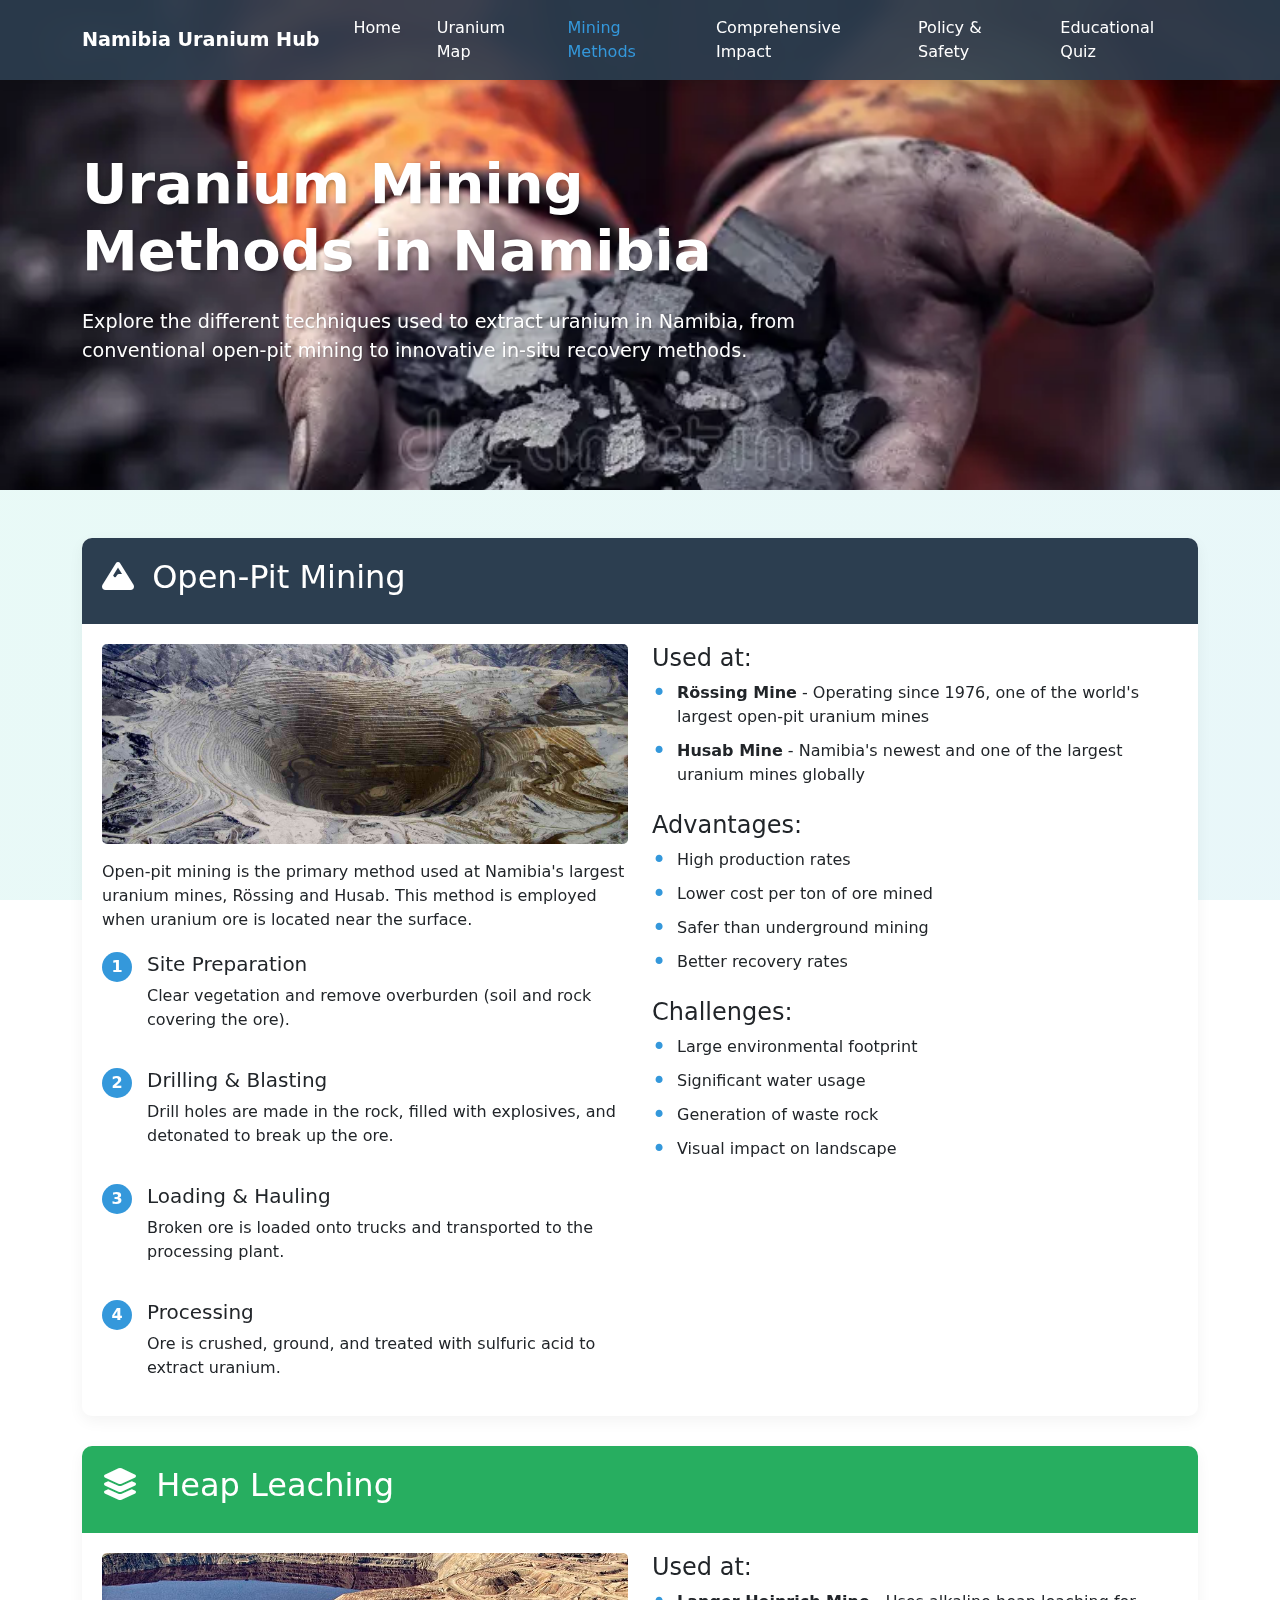
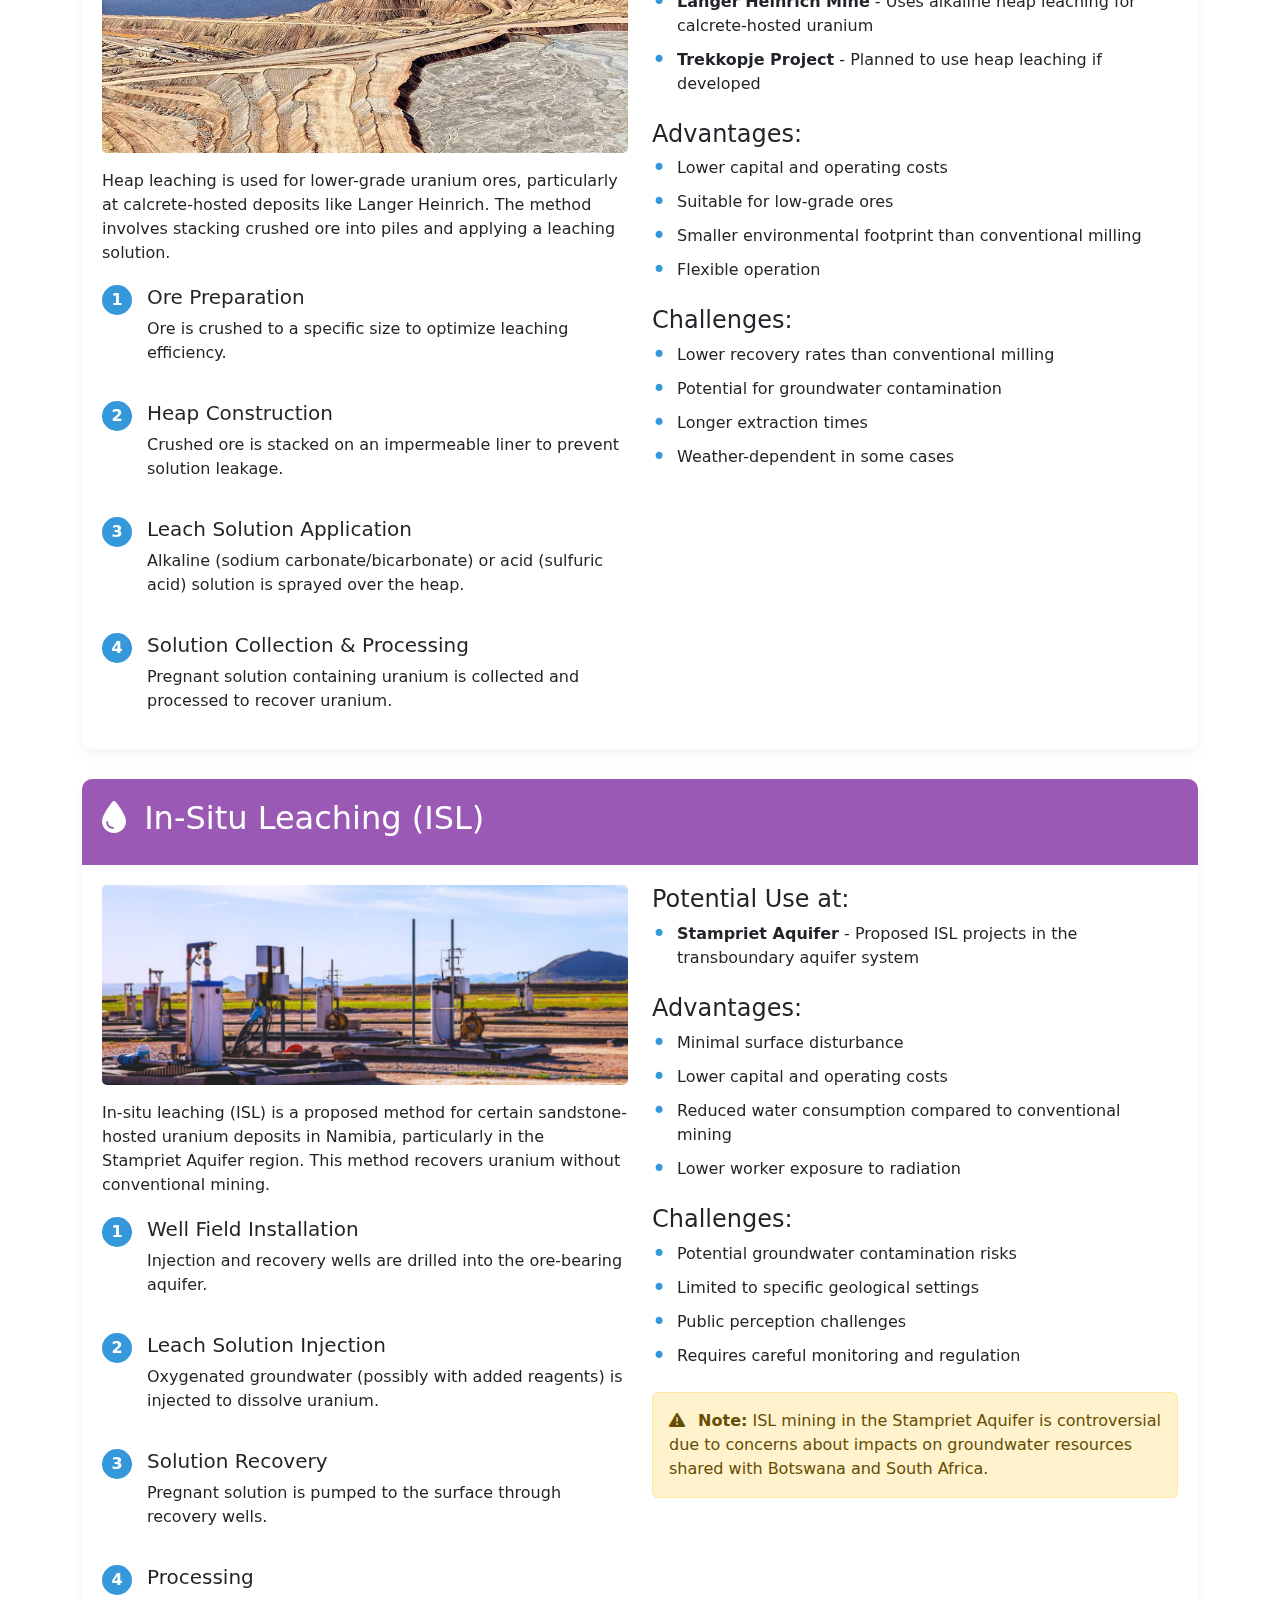
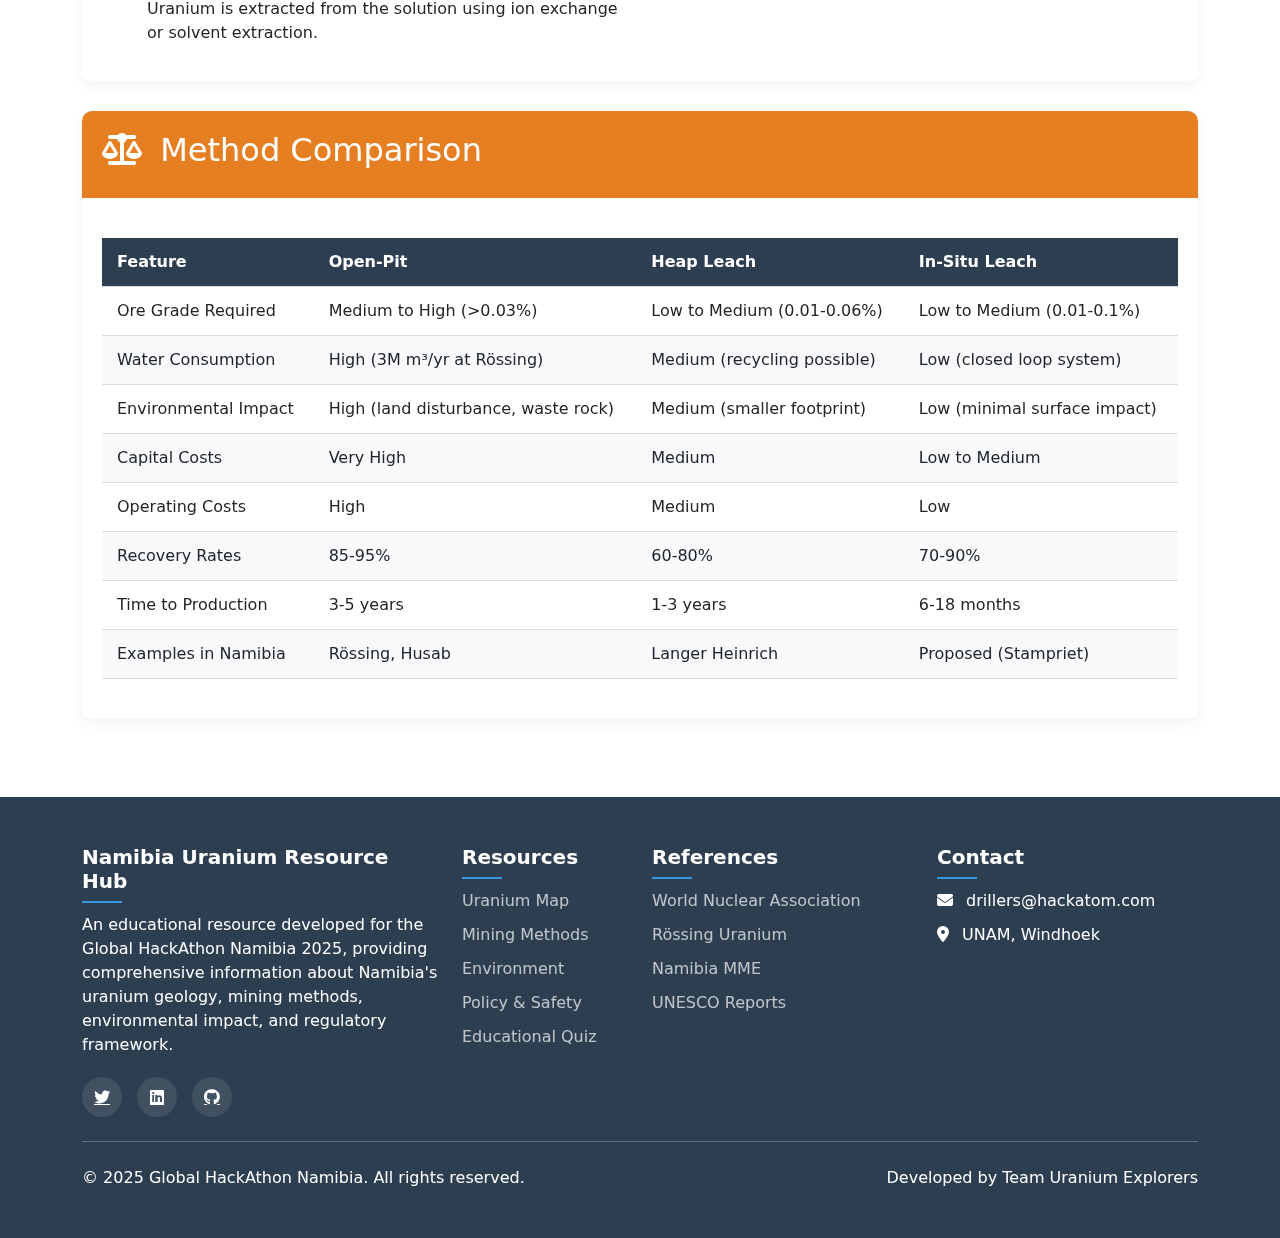
<file: methods.html>
<!DOCTYPE html>
<html lang="en">
  <head>
    <meta charset="UTF-8" />
    <meta name="viewport" content="width=device-width, initial-scale=1.0" />
    <title>Mining Methods | Namibia Uranium Hub</title>
    <link href="css/style.css" rel="stylesheet" />
    <link href="css/animations.css" rel="stylesheet" />
    <link
      rel="stylesheet"
      href="https://cdnjs.cloudflare.com/ajax/libs/font-awesome/6.4.0/css/all.min.css"
    />
    <link
      href="https://cdn.jsdelivr.net/npm/bootstrap@5.3.0/dist/css/bootstrap.min.css"
      rel="stylesheet"
    />
    <style>
      .method-card {
        border: none;
        border-radius: 10px;
        overflow: hidden;
        box-shadow: 0 5px 15px rgba(0, 0, 0, 0.05);
        transition: all 0.3s ease;
        margin-bottom: 30px;
        background-color: white;
      }
      .method-card:hover {
        transform: translateY(-10px);
        box-shadow: 0 15px 30px rgba(0, 0, 0, 0.1);
      }
      .method-header {
        padding: 20px;
        background-color: var(--primary-color);
        color: white;
      }
      .method-body {
        padding: 20px;
      }
      .process-steps {
        display: flex;
        flex-direction: column;
        gap: 20px;
        margin-top: 20px;
      }
      .process-step {
        display: flex;
        gap: 15px;
        align-items: flex-start;
      }
      .step-number {
        width: 30px;
        height: 30px;
        background-color: var(--secondary-color);
        color: white;
        border-radius: 50%;
        display: flex;
        align-items: center;
        justify-content: center;
        flex-shrink: 0;
        font-weight: bold;
      }
      .step-content {
        flex-grow: 1;
      }
      .method-image {
        width: 100%;
        height: 200px;
        object-fit: cover;
        border-radius: 5px;
      }
      .comparison-table {
        width: 100%;
        border-collapse: collapse;
        margin: 20px 0;
      }
      .comparison-table th,
      .comparison-table td {
        padding: 12px 15px;
        text-align: left;
        border-bottom: 1px solid #ddd;
      }
      .comparison-table th {
        background-color: var(--primary-color);
        color: white;
      }
      .comparison-table tr:nth-child(even) {
        background-color: #f8f9fa;
      }
      .comparison-table tr:hover {
        background-color: #f1f1f1;
      }
      .simulation-container {
        background-color: white;
        border-radius: 10px;
        padding: 20px;
        box-shadow: 0 5px 15px rgba(0, 0, 0, 0.1);
        margin-bottom: 30px;
      }
      .simulation-area {
        width: 100%;
        height: 400px;
        background-color: #f8f9fa;
        border-radius: 5px;
        position: relative;
        overflow: hidden;
        margin-bottom: 15px;
      }
      .control-panel {
        display: flex;
        gap: 15px;
        margin-bottom: 15px;
        flex-wrap: wrap;
      }
      .control-group {
        display: flex;
        flex-direction: column;
        gap: 5px;
      }
      .control-label {
        font-weight: 500;
        font-size: 0.9rem;
      }
      .mine-object {
        position: absolute;
        background-size: contain;
        background-repeat: no-repeat;
        background-position: center;
      }
      .open-pit {
        width: 200px;
        height: 150px;
        bottom: 20px;
        left: 50%;
        transform: translateX(-50%);
        background-image: url("images/open-pit.png");
      }
      .heap-leach {
        width: 150px;
        height: 100px;
        bottom: 20px;
        left: 20px;
        background-image: url("images/heap-leach.png");
      }
      .processing-plant {
        width: 120px;
        height: 120px;
        bottom: 20px;
        right: 20px;
        background-image: url("images/processing-plant.png");
      }
      .truck {
        width: 60px;
        height: 30px;
        background-image: url("images/truck.png");
      }
      .drill {
        width: 40px;
        height: 60px;
        background-image: url("images/drill.png");
      }
    </style>
  </head>
  <body>
    <!-- Animated Background -->
    <div class="animated-bg"></div>

    <!-- Navigation -->
    <nav class="navbar navbar-expand-lg navbar-dark fixed-top">
      <div class="container">
        <a class="navbar-brand" href="index.html">
          <span>Namibia Uranium Hub</span>
        </a>
        <button
          class="navbar-toggler"
          type="button"
          data-bs-toggle="collapse"
          data-bs-target="#navbarNav"
        >
          <span class="navbar-toggler-icon"></span>
        </button>
        <div class="collapse navbar-collapse" id="navbarNav">
          <ul class="navbar-nav ms-auto">
            <li class="nav-item">
              <a class="nav-link" href="index.html">Home</a>
            </li>
            <li class="nav-item">
              <a class="nav-link" href="map.html">Uranium Map</a>
            </li>
            <li class="nav-item">
              <a class="nav-link active" href="methods.html">Mining Methods</a>
            </li>
            <li class="nav-item">
              <a class="nav-link" href="environment.html"
                >Comprehensive Impact</a
              >
            </li>
            <li class="nav-item">
              <a class="nav-link" href="policy.html">Policy & Safety</a>
            </li>
            <li class="nav-item">
              <a class="nav-link" href="quiz.html">Educational Quiz</a>
            </li>
          </ul>
        </div>
      </div>
    </nav>

    <!-- Hero Section -->
    <section class="hero" style="background-image: url(images/methods\ background.webp)">
      <div class="container">
        <div class="row align-items-center">
          <div class="col-lg-8">
            <h1 class="display-4 fw-bold mb-4">
              Uranium Mining Methods in Namibia
            </h1>
            <p class="lead mb-4">
              Explore the different techniques used to extract uranium in
              Namibia, from conventional open-pit mining to innovative in-situ
              recovery methods.
            </p>
          </div>
        </div>
      </div>
    </section>

    <!-- Methods Section -->
    <section class="py-5">
      <div class="container">
        <div class="row">
          <div class="col-lg-12">
            <div class="method-card">
              <div class="method-header">
                <h2><i class="fas fa-mountain me-2"></i> Open-Pit Mining</h2>
              </div>
              <div class="method-body">
                <div class="row">
                  <div class="col-lg-6">
                    <img
                      src="images/Open-Pit Mining.jpg"
                      alt="Open-Pit Mining"
                      class="method-image"
                    />
                    <p class="mt-3">
                      Open-pit mining is the primary method used at Namibia's
                      largest uranium mines, Rössing and Husab. This method is
                      employed when uranium ore is located near the surface.
                    </p>
                    <div class="process-steps">
                      <div class="process-step">
                        <div class="step-number">1</div>
                        <div class="step-content">
                          <h5>Site Preparation</h5>
                          <p>
                            Clear vegetation and remove overburden (soil and
                            rock covering the ore).
                          </p>
                        </div>
                      </div>
                      <div class="process-step">
                        <div class="step-number">2</div>
                        <div class="step-content">
                          <h5>Drilling & Blasting</h5>
                          <p>
                            Drill holes are made in the rock, filled with
                            explosives, and detonated to break up the ore.
                          </p>
                        </div>
                      </div>
                      <div class="process-step">
                        <div class="step-number">3</div>
                        <div class="step-content">
                          <h5>Loading & Hauling</h5>
                          <p>
                            Broken ore is loaded onto trucks and transported to
                            the processing plant.
                          </p>
                        </div>
                      </div>
                      <div class="process-step">
                        <div class="step-number">4</div>
                        <div class="step-content">
                          <h5>Processing</h5>
                          <p>
                            Ore is crushed, ground, and treated with sulfuric
                            acid to extract uranium.
                          </p>
                        </div>
                      </div>
                    </div>
                  </div>
                  <div class="col-lg-6">
                    <h4>Used at:</h4>
                    <ul class="styled-list">
                      <li>
                        <strong>Rössing Mine</strong> - Operating since 1976,
                        one of the world's largest open-pit uranium mines
                      </li>
                      <li>
                        <strong>Husab Mine</strong> - Namibia's newest and one
                        of the largest uranium mines globally
                      </li>
                    </ul>
                    <h4 class="mt-4">Advantages:</h4>
                    <ul class="styled-list">
                      <li>High production rates</li>
                      <li>Lower cost per ton of ore mined</li>
                      <li>Safer than underground mining</li>
                      <li>Better recovery rates</li>
                    </ul>
                    <h4 class="mt-4">Challenges:</h4>
                    <ul class="styled-list">
                      <li>Large environmental footprint</li>
                      <li>Significant water usage</li>
                      <li>Generation of waste rock</li>
                      <li>Visual impact on landscape</li>
                    </ul>
                  </div>
                </div>
              </div>
            </div>

            <div class="method-card">
              <div class="method-header" style="background-color: #27ae60">
                <h2><i class="fas fa-layer-group me-2"></i> Heap Leaching</h2>
              </div>
              <div class="method-body">
                <div class="row">
                  <div class="col-lg-6">
                    <img
                      src="images/HeapLeach.jpg"
                      alt="Heap Leaching"
                      class="method-image"
                    />
                    <p class="mt-3">
                      Heap leaching is used for lower-grade uranium ores,
                      particularly at calcrete-hosted deposits like Langer
                      Heinrich. The method involves stacking crushed ore into
                      piles and applying a leaching solution.
                    </p>
                    <div class="process-steps">
                      <div class="process-step">
                        <div class="step-number">1</div>
                        <div class="step-content">
                          <h5>Ore Preparation</h5>
                          <p>
                            Ore is crushed to a specific size to optimize
                            leaching efficiency.
                          </p>
                        </div>
                      </div>
                      <div class="process-step">
                        <div class="step-number">2</div>
                        <div class="step-content">
                          <h5>Heap Construction</h5>
                          <p>
                            Crushed ore is stacked on an impermeable liner to
                            prevent solution leakage.
                          </p>
                        </div>
                      </div>
                      <div class="process-step">
                        <div class="step-number">3</div>
                        <div class="step-content">
                          <h5>Leach Solution Application</h5>
                          <p>
                            Alkaline (sodium carbonate/bicarbonate) or acid
                            (sulfuric acid) solution is sprayed over the heap.
                          </p>
                        </div>
                      </div>
                      <div class="process-step">
                        <div class="step-number">4</div>
                        <div class="step-content">
                          <h5>Solution Collection & Processing</h5>
                          <p>
                            Pregnant solution containing uranium is collected
                            and processed to recover uranium.
                          </p>
                        </div>
                      </div>
                    </div>
                  </div>
                  <div class="col-lg-6">
                    <h4>Used at:</h4>
                    <ul class="styled-list">
                      <li>
                        <strong>Langer Heinrich Mine</strong> - Uses alkaline
                        heap leaching for calcrete-hosted uranium
                      </li>
                      <li>
                        <strong>Trekkopje Project</strong> - Planned to use heap
                        leaching if developed
                      </li>
                    </ul>
                    <h4 class="mt-4">Advantages:</h4>
                    <ul class="styled-list">
                      <li>Lower capital and operating costs</li>
                      <li>Suitable for low-grade ores</li>
                      <li>
                        Smaller environmental footprint than conventional
                        milling
                      </li>
                      <li>Flexible operation</li>
                    </ul>
                    <h4 class="mt-4">Challenges:</h4>
                    <ul class="styled-list">
                      <li>Lower recovery rates than conventional milling</li>
                      <li>Potential for groundwater contamination</li>
                      <li>Longer extraction times</li>
                      <li>Weather-dependent in some cases</li>
                    </ul>
                  </div>
                </div>
              </div>
            </div>

            <div class="method-card">
              <div class="method-header" style="background-color: #9b59b6">
                <h2><i class="fas fa-tint me-2"></i> In-Situ Leaching (ISL)</h2>
              </div>
              <div class="method-body">
                <div class="row">
                  <div class="col-lg-6">
                    <img
                      src="images/In-Situ-Leaching.jpg"
                      alt="In-Situ Leaching"
                      class="method-image"
                    />
                    <p class="mt-3">
                      In-situ leaching (ISL) is a proposed method for certain
                      sandstone-hosted uranium deposits in Namibia, particularly
                      in the Stampriet Aquifer region. This method recovers
                      uranium without conventional mining.
                    </p>
                    <div class="process-steps">
                      <div class="process-step">
                        <div class="step-number">1</div>
                        <div class="step-content">
                          <h5>Well Field Installation</h5>
                          <p>
                            Injection and recovery wells are drilled into the
                            ore-bearing aquifer.
                          </p>
                        </div>
                      </div>
                      <div class="process-step">
                        <div class="step-number">2</div>
                        <div class="step-content">
                          <h5>Leach Solution Injection</h5>
                          <p>
                            Oxygenated groundwater (possibly with added
                            reagents) is injected to dissolve uranium.
                          </p>
                        </div>
                      </div>
                      <div class="process-step">
                        <div class="step-number">3</div>
                        <div class="step-content">
                          <h5>Solution Recovery</h5>
                          <p>
                            Pregnant solution is pumped to the surface through
                            recovery wells.
                          </p>
                        </div>
                      </div>
                      <div class="process-step">
                        <div class="step-number">4</div>
                        <div class="step-content">
                          <h5>Processing</h5>
                          <p>
                            Uranium is extracted from the solution using ion
                            exchange or solvent extraction.
                          </p>
                        </div>
                      </div>
                    </div>
                  </div>
                  <div class="col-lg-6">
                    <h4>Potential Use at:</h4>
                    <ul class="styled-list">
                      <li>
                        <strong>Stampriet Aquifer</strong> - Proposed ISL
                        projects in the transboundary aquifer system
                      </li>
                    </ul>
                    <h4 class="mt-4">Advantages:</h4>
                    <ul class="styled-list">
                      <li>Minimal surface disturbance</li>
                      <li>Lower capital and operating costs</li>
                      <li>
                        Reduced water consumption compared to conventional
                        mining
                      </li>
                      <li>Lower worker exposure to radiation</li>
                    </ul>
                    <h4 class="mt-4">Challenges:</h4>
                    <ul class="styled-list">
                      <li>Potential groundwater contamination risks</li>
                      <li>Limited to specific geological settings</li>
                      <li>Public perception challenges</li>
                      <li>Requires careful monitoring and regulation</li>
                    </ul>
                    <div class="alert alert-warning mt-4">
                      <i class="fas fa-exclamation-triangle me-2"></i>
                      <strong>Note:</strong> ISL mining in the Stampriet Aquifer
                      is controversial due to concerns about impacts on
                      groundwater resources shared with Botswana and South
                      Africa.
                    </div>
                  </div>
                </div>
              </div>
            </div>

            <div class="method-card">
              <div class="method-header" style="background-color: #e67e22">
                <h2>
                  <i class="fas fa-balance-scale me-2"></i> Method Comparison
                </h2>
              </div>
              <div class="method-body">
                <table class="comparison-table">
                  <thead>
                    <tr>
                      <th>Feature</th>
                      <th>Open-Pit</th>
                      <th>Heap Leach</th>
                      <th>In-Situ Leach</th>
                    </tr>
                  </thead>
                  <tbody>
                    <tr>
                      <td>Ore Grade Required</td>
                      <td>Medium to High (>0.03%)</td>
                      <td>Low to Medium (0.01-0.06%)</td>
                      <td>Low to Medium (0.01-0.1%)</td>
                    </tr>
                    <tr>
                      <td>Water Consumption</td>
                      <td>High (3M m³/yr at Rössing)</td>
                      <td>Medium (recycling possible)</td>
                      <td>Low (closed loop system)</td>
                    </tr>
                    <tr>
                      <td>Environmental Impact</td>
                      <td>High (land disturbance, waste rock)</td>
                      <td>Medium (smaller footprint)</td>
                      <td>Low (minimal surface impact)</td>
                    </tr>
                    <tr>
                      <td>Capital Costs</td>
                      <td>Very High</td>
                      <td>Medium</td>
                      <td>Low to Medium</td>
                    </tr>
                    <tr>
                      <td>Operating Costs</td>
                      <td>High</td>
                      <td>Medium</td>
                      <td>Low</td>
                    </tr>
                    <tr>
                      <td>Recovery Rates</td>
                      <td>85-95%</td>
                      <td>60-80%</td>
                      <td>70-90%</td>
                    </tr>
                    <tr>
                      <td>Time to Production</td>
                      <td>3-5 years</td>
                      <td>1-3 years</td>
                      <td>6-18 months</td>
                    </tr>
                    <tr>
                      <td>Examples in Namibia</td>
                      <td>Rössing, Husab</td>
                      <td>Langer Heinrich</td>
                      <td>Proposed (Stampriet)</td>
                    </tr>
                  </tbody>
                </table>
              </div>
            </div>
          </div>
        </div>
      </div>
    </section>

    <!-- Footer -->
    <footer class="footer py-5">
      <div class="container">
        <div class="row">
          <div class="col-lg-4 mb-4 mb-lg-0">
            <h5>Namibia Uranium Resource Hub</h5>
            <p>
              An educational resource developed for the Global HackAthon Namibia
              2025, providing comprehensive information about Namibia's uranium
              geology, mining methods, environmental impact, and regulatory
              framework.
            </p>
            <div class="social-links">
              <a href="#"><i class="fab fa-twitter"></i></a>
              <a href="#"><i class="fab fa-linkedin"></i></a>
              <a href="#"><i class="fab fa-github"></i></a>
            </div>
          </div>
          <div class="col-lg-2 col-md-6 mb-4 mb-md-0">
            <h5>Resources</h5>
            <ul class="footer-links">
              <li><a href="map.html">Uranium Map</a></li>
              <li><a href="methods.html">Mining Methods</a></li>
              <li><a href="environment.html">Environment</a></li>
              <li><a href="policy.html">Policy & Safety</a></li>
              <li><a href="quiz.html">Educational Quiz</a></li>
            </ul>
          </div>
          <div class="col-lg-3 col-md-6 mb-4 mb-md-0">
            <h5>References</h5>
            <ul class="footer-links">
              <li>
                <a href="https://world-nuclear.org" target="_blank"
                  >World Nuclear Association</a
                >
              </li>
              <li>
                <a href="https://www.rossing.com" target="_blank"
                  >Rössing Uranium</a
                >
              </li>
              <li>
                <a href="https://www.mme.gov.na" target="_blank">Namibia MME</a>
              </li>
              <li>
                <a href="https://www.unesco.org" target="_blank"
                  >UNESCO Reports</a
                >
              </li>
            </ul>
          </div>
          <div class="col-lg-3 col-md-6">
            <h5>Contact</h5>
            <ul class="footer-links">
              <li>
                <i class="fas fa-envelope me-2"></i>
                drillers@hackatom.com
              </li>
              <li>
                <i class="fas fa-map-marker-alt me-2"></i> UNAM, Windhoek
              </li>
            </ul>
          </div>
        </div>
        <hr class="mt-4 mb-4" />
        <div class="row">
          <div class="col-md-6 text-center text-md-start">
            <p class="mb-0">
              &copy; 2025 Global HackAthon Namibia. All rights reserved.
            </p>
          </div>
          <div class="col-md-6 text-center text-md-end">
            <p class="mb-0">Developed by Team Uranium Explorers</p>
          </div>
        </div>
      </div>
    </footer>

    <script src="https://cdn.jsdelivr.net/npm/bootstrap@5.3.0/dist/js/bootstrap.bundle.min.js"></script>
    <script src="js/methods.js"></script>
  </body>
</html>
</file>
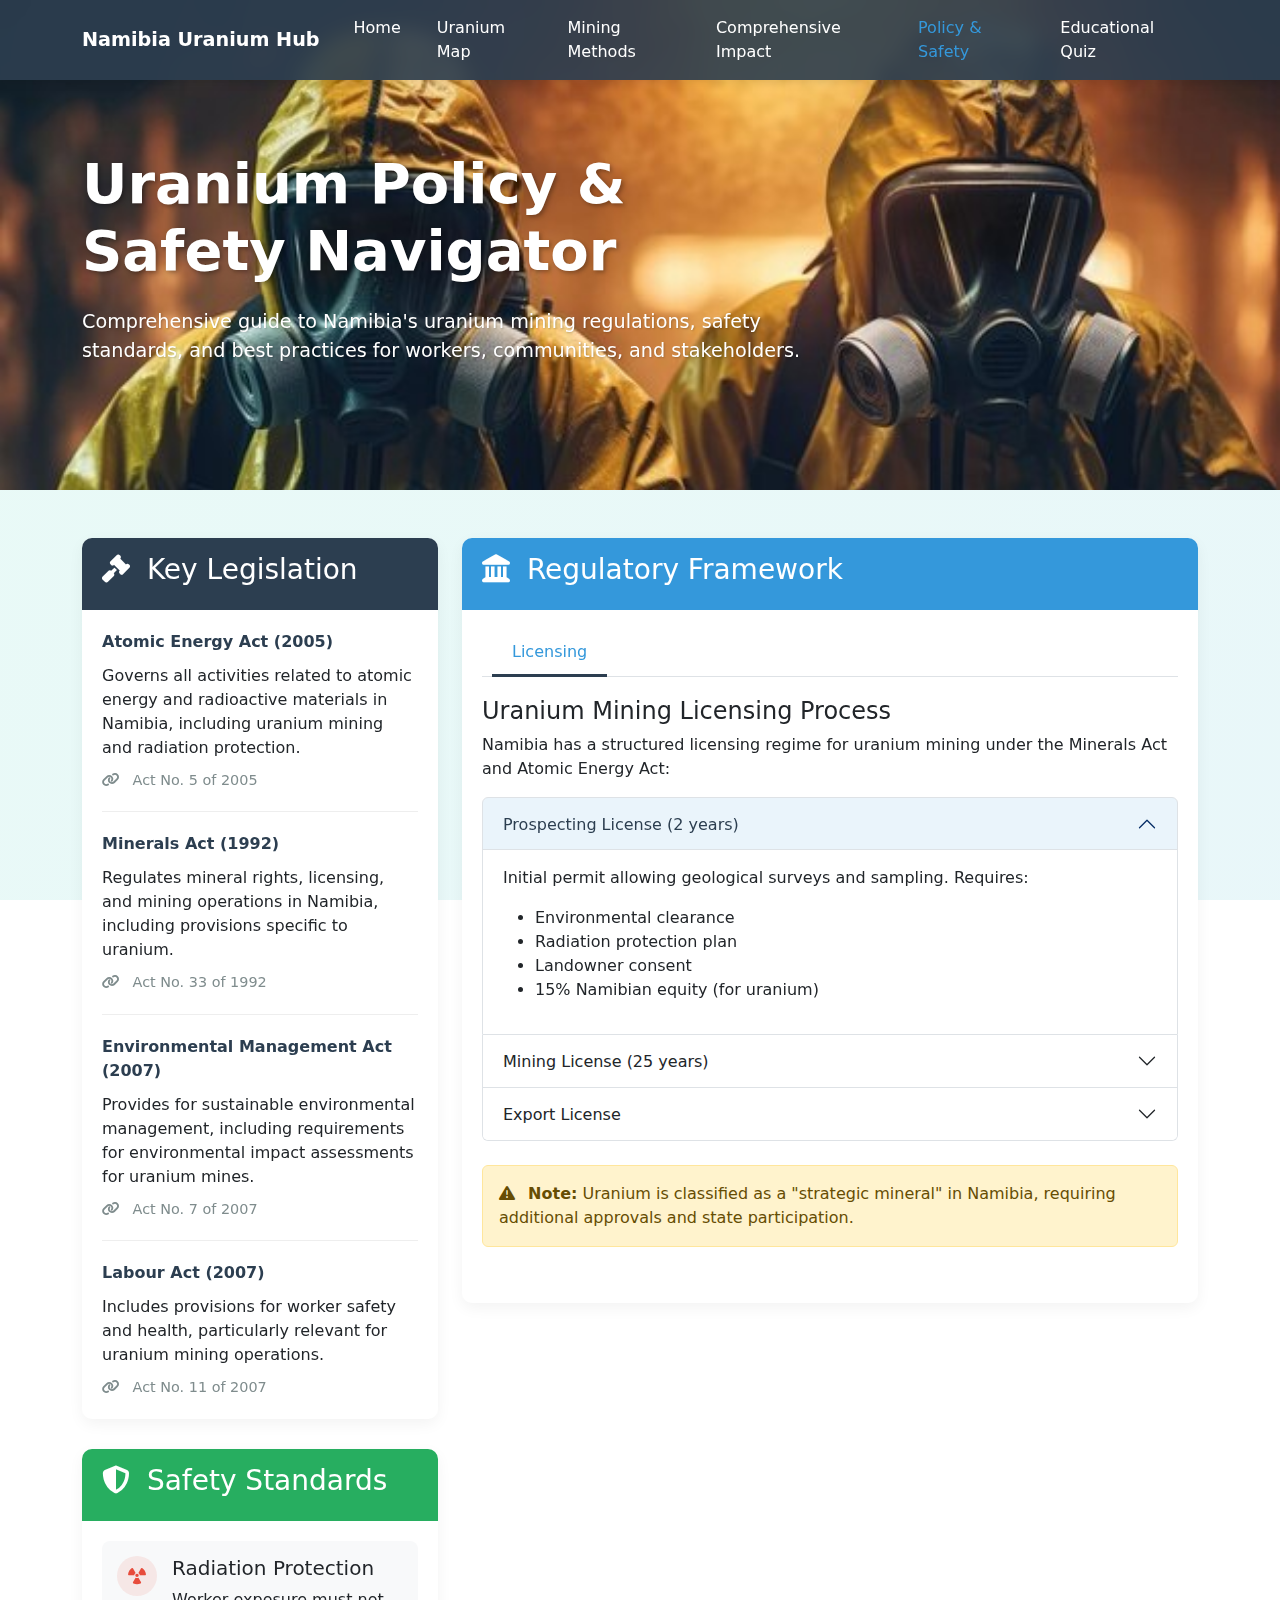
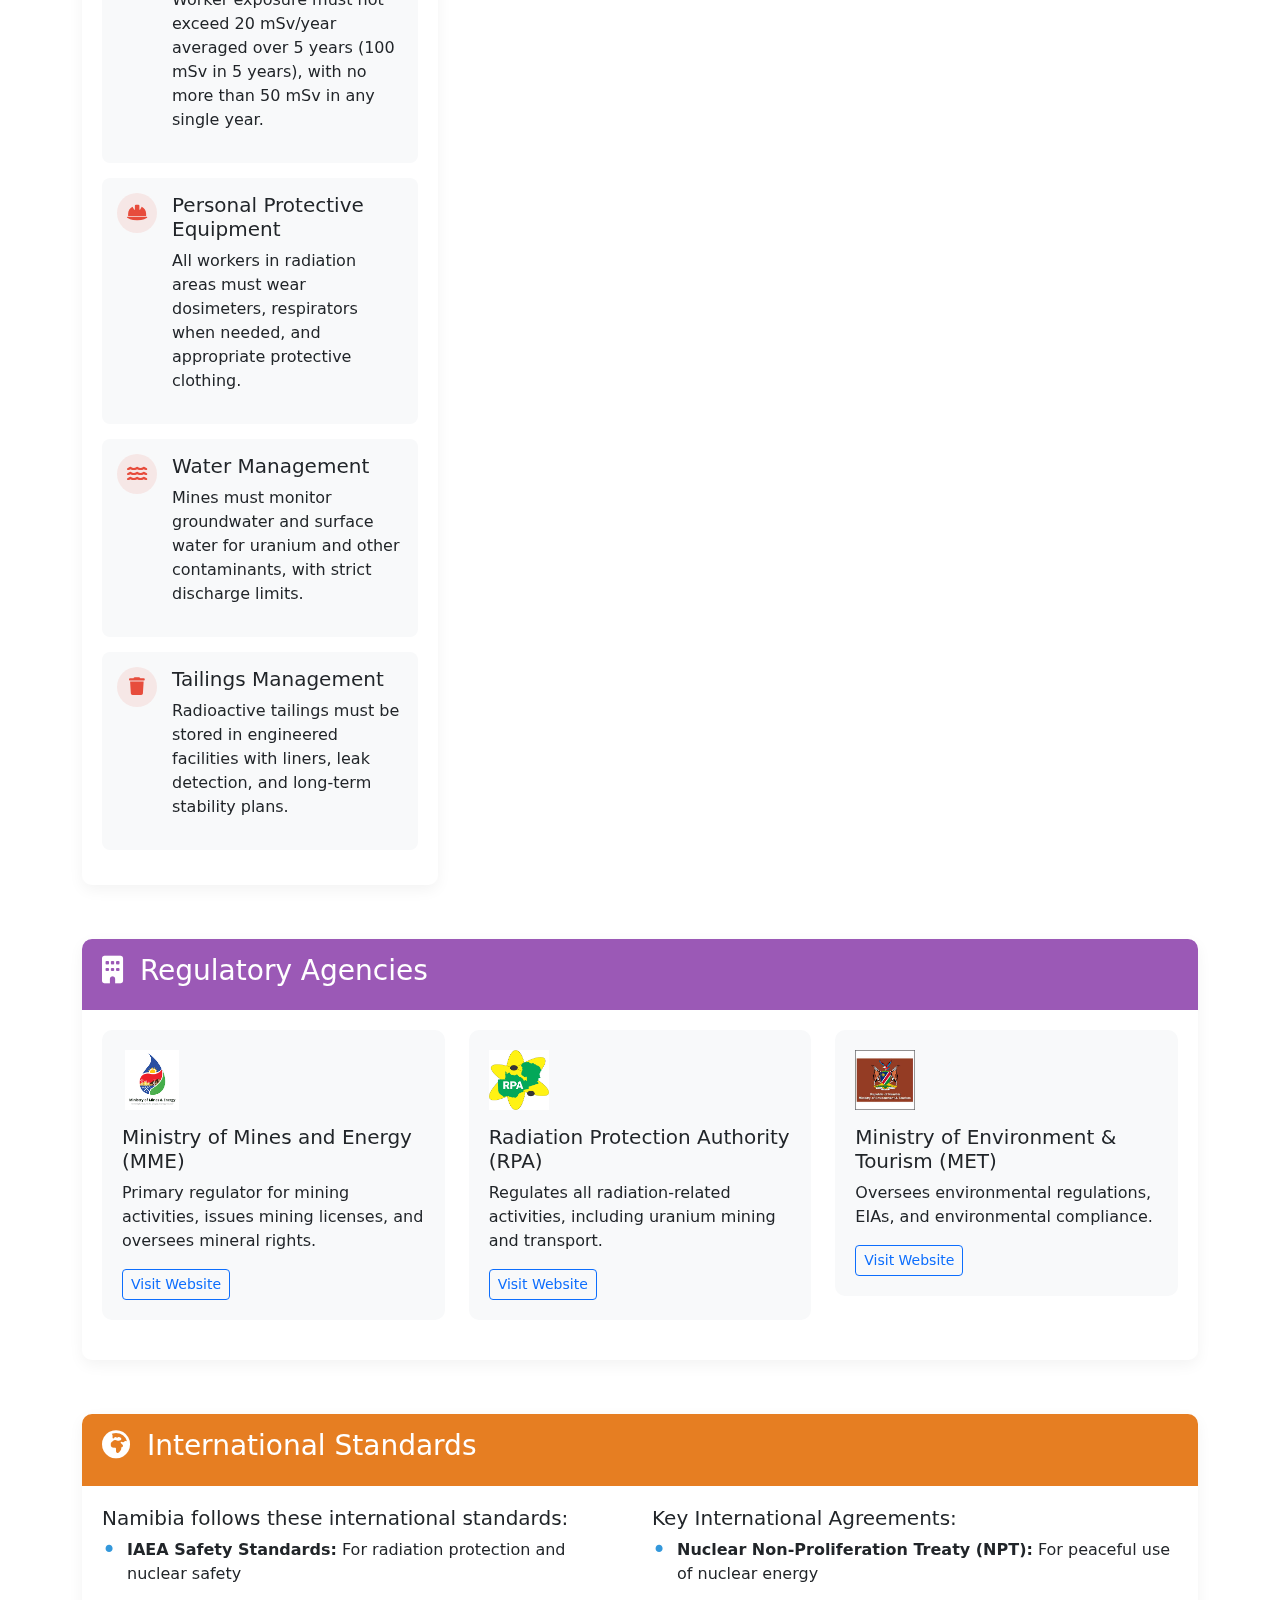
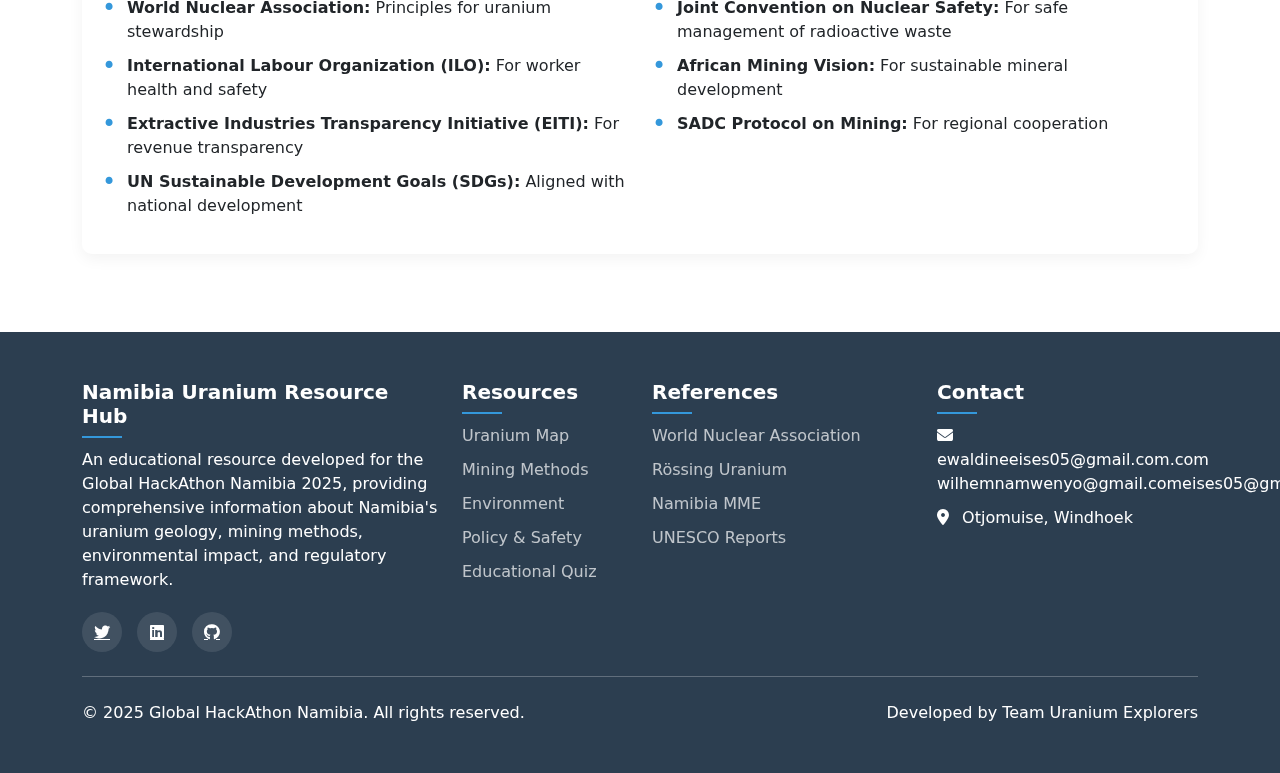
<file: policy.html>
<!DOCTYPE html>
<html lang="en">
  <head>
    <meta charset="UTF-8" />
    <meta name="viewport" content="width=device-width, initial-scale=1.0" />
    <title>Policy & Safety | Namibia Uranium Hub</title>
    <link href="css/style.css" rel="stylesheet" />
    <link href="css/animations.css" rel="stylesheet" />
    <link
      rel="stylesheet"
      href="https://cdnjs.cloudflare.com/ajax/libs/font-awesome/6.4.0/css/all.min.css"
    />
    <link
      href="https://cdn.jsdelivr.net/npm/bootstrap@5.3.0/dist/css/bootstrap.min.css"
      rel="stylesheet"
    />
    <style>
      .policy-card {
        border: none;
        border-radius: 10px;
        overflow: hidden;
        box-shadow: 0 5px 15px rgba(0, 0, 0, 0.05);
        transition: all 0.3s ease;
        margin-bottom: 30px;
        background-color: white;
      }
      .policy-card:hover {
        transform: translateY(-5px);
        box-shadow: 0 10px 20px rgba(0, 0, 0, 0.1);
      }
      .policy-header {
        background-color: var(--primary-color);
        color: white;
        padding: 15px 20px;
      }
      .policy-body {
        padding: 20px;
      }
      .law-item {
        margin-bottom: 20px;
        padding-bottom: 20px;
        border-bottom: 1px solid #eee;
      }
      .law-item:last-child {
        border-bottom: none;
        margin-bottom: 0;
        padding-bottom: 0;
      }
      .law-title {
        font-weight: 600;
        color: var(--primary-color);
        margin-bottom: 10px;
      }
      .law-description {
        margin-bottom: 10px;
      }
      .law-reference {
        font-size: 0.9rem;
        color: var(--text-light);
      }
      .safety-tip {
        display: flex;
        align-items: flex-start;
        margin-bottom: 15px;
        padding: 15px;
        background-color: #f8f9fa;
        border-radius: 8px;
      }
      .safety-icon {
        width: 40px;
        height: 40px;
        background-color: rgba(231, 76, 60, 0.1);
        border-radius: 50%;
        display: flex;
        align-items: center;
        justify-content: center;
        margin-right: 15px;
        color: var(--accent-color);
        font-size: 18px;
        flex-shrink: 0;
      }
      .safety-content {
        flex-grow: 1;
      }
      .accordion-button:not(.collapsed) {
        background-color: rgba(52, 152, 219, 0.1);
        color: var(--primary-color);
      }
      .accordion-button:focus {
        box-shadow: none;
        border-color: rgba(52, 152, 219, 0.25);
      }
      .agency-card {
        border: none;
        border-radius: 10px;
        padding: 20px;
        margin-bottom: 20px;
        background-color: #f8f9fa;
        transition: all 0.3s ease;
      }
      .agency-card:hover {
        background-color: #e9ecef;
        transform: translateY(-3px);
      }
      .agency-logo {
        width: 60px;
        height: 60px;
        object-fit: contain;
        margin-bottom: 15px;
      }
      .search-box {
        position: relative;
        margin-bottom: 30px;
      }
      .search-box input {
        padding-left: 40px;
        border-radius: 50px;
      }
      .search-box i {
        position: absolute;
        left: 15px;
        top: 12px;
        color: var(--text-light);
      }
      .tab-content {
        padding: 20px 0;
      }
      .nav-tabs .nav-link {
        border: none;
        color: var(--text-light);
        font-weight: 500;
        padding: 10px 20px;
      }
      .nav-tabs .nav-link.active {
        color: var(--primary-color);
        border-bottom: 3px solid var(--primary-color);
        background-color: transparent;
      }
      .nav-tabs .nav-link:hover:not(.active) {
        color: var(--primary-color);
      }
      .case-study {
        border-left: 4px solid var(--secondary-color);
        padding-left: 15px;
        margin-bottom: 20px;
      }
      .case-study h5 {
        color: var(--primary-color);
      }
    </style>
  </head>
  <body>
    <!-- Animated Background -->
    <div class="animated-bg"></div>

    <!-- Navigation -->
    <nav class="navbar navbar-expand-lg navbar-dark fixed-top">
      <div class="container">
        <a class="navbar-brand" href="index.html">
          <span>Namibia Uranium Hub</span>
        </a>
        <button
          class="navbar-toggler"
          type="button"
          data-bs-toggle="collapse"
          data-bs-target="#navbarNav"
        >
          <span class="navbar-toggler-icon"></span>
        </button>
        <div class="collapse navbar-collapse" id="navbarNav">
          <ul class="navbar-nav ms-auto">
            <li class="nav-item">
              <a class="nav-link" href="index.html">Home</a>
            </li>
            <li class="nav-item">
              <a class="nav-link" href="map.html">Uranium Map</a>
            </li>
            <li class="nav-item">
              <a class="nav-link" href="methods.html">Mining Methods</a>
            </li>
            <li class="nav-item">
              <a class="nav-link" href="environment.html"
                >Comprehensive Impact</a
              >
            </li>
            <li class="nav-item">
              <a class="nav-link active" href="policy.html">Policy & Safety</a>
            </li>
            <li class="nav-item">
              <a class="nav-link" href="quiz.html">Educational Quiz</a>
            </li>
          </ul>
        </div>
      </div>
    </nav>

    <!-- Hero Section -->
    <section class="hero" style="background-image: url(images/policies\ background.jpg)">
      <div class="container">
        <div class="row align-items-center">
          <div class="col-lg-8">
            <h1 class="display-4 fw-bold mb-4">
              Uranium Policy & Safety Navigator
            </h1>
            <p class="lead mb-4">
              Comprehensive guide to Namibia's uranium mining regulations,
              safety standards, and best practices for workers, communities, and
              stakeholders.
            </p>
          </div>
        </div>
      </div>
    </section>

    <!-- Policy Section -->
    <section class="py-5">
      <div class="container">
        <div class="row">
          <div class="col-lg-4">
            <div class="policy-card">
              <div class="policy-header">
                <h3><i class="fas fa-gavel me-2"></i> Key Legislation</h3>
              </div>
              <div class="policy-body">
                <div class="law-item">
                  <div class="law-title">Atomic Energy Act (2005)</div>
                  <div class="law-description">
                    Governs all activities related to atomic energy and
                    radioactive materials in Namibia, including uranium mining
                    and radiation protection.
                  </div>
                  <div class="law-reference">
                    <i class="fas fa-link me-2"></i> Act No. 5 of 2005
                  </div>
                </div>
                <div class="law-item">
                  <div class="law-title">Minerals Act (1992)</div>
                  <div class="law-description">
                    Regulates mineral rights, licensing, and mining operations
                    in Namibia, including provisions specific to uranium.
                  </div>
                  <div class="law-reference">
                    <i class="fas fa-link me-2"></i> Act No. 33 of 1992
                  </div>
                </div>
                <div class="law-item">
                  <div class="law-title">
                    Environmental Management Act (2007)
                  </div>
                  <div class="law-description">
                    Provides for sustainable environmental management, including
                    requirements for environmental impact assessments for
                    uranium mines.
                  </div>
                  <div class="law-reference">
                    <i class="fas fa-link me-2"></i> Act No. 7 of 2007
                  </div>
                </div>
                <div class="law-item">
                  <div class="law-title">Labour Act (2007)</div>
                  <div class="law-description">
                    Includes provisions for worker safety and health,
                    particularly relevant for uranium mining operations.
                  </div>
                  <div class="law-reference">
                    <i class="fas fa-link me-2"></i> Act No. 11 of 2007
                  </div>
                </div>
              </div>
            </div>

            <div class="policy-card">
              <div class="policy-header" style="background-color: #27ae60">
                <h3><i class="fas fa-shield-alt me-2"></i> Safety Standards</h3>
              </div>
              <div class="policy-body">
                <div class="safety-tip">
                  <div class="safety-icon">
                    <i class="fas fa-radiation"></i>
                  </div>
                  <div class="safety-content">
                    <h5>Radiation Protection</h5>
                    <p>
                      Worker exposure must not exceed 20 mSv/year averaged over
                      5 years (100 mSv in 5 years), with no more than 50 mSv in
                      any single year.
                    </p>
                  </div>
                </div>
                <div class="safety-tip">
                  <div class="safety-icon">
                    <i class="fas fa-hard-hat"></i>
                  </div>
                  <div class="safety-content">
                    <h5>Personal Protective Equipment</h5>
                    <p>
                      All workers in radiation areas must wear dosimeters,
                      respirators when needed, and appropriate protective
                      clothing.
                    </p>
                  </div>
                </div>
                <div class="safety-tip">
                  <div class="safety-icon">
                    <i class="fas fa-water"></i>
                  </div>
                  <div class="safety-content">
                    <h5>Water Management</h5>
                    <p>
                      Mines must monitor groundwater and surface water for
                      uranium and other contaminants, with strict discharge
                      limits.
                    </p>
                  </div>
                </div>
                <div class="safety-tip">
                  <div class="safety-icon">
                    <i class="fas fa-trash"></i>
                  </div>
                  <div class="safety-content">
                    <h5>Tailings Management</h5>
                    <p>
                      Radioactive tailings must be stored in engineered
                      facilities with liners, leak detection, and long-term
                      stability plans.
                    </p>
                  </div>
                </div>
              </div>
            </div>
          </div>

          <div class="col-lg-8">
            <div class="policy-card">
              <div class="policy-header" style="background-color: #3498db">
                <h3>
                  <i class="fas fa-landmark me-2"></i> Regulatory Framework
                </h3>
              </div>
              <div class="policy-body">
                <ul class="nav nav-tabs" id="policyTabs" role="tablist">
                  <li class="nav-item" role="presentation">
                    <button
                      class="nav-link active"
                      id="licensing-tab"
                      data-bs-toggle="tab"
                      data-bs-target="#licensing"
                      type="button"
                    >
                      Licensing
                    </button>
                  </li>
                  <li class="nav-item" role="presentation">
                    <button
                      class="nav-link"
                      id="environment-tab"
                      data-bs-toggle="tab"
                      data-bs-target="#environment"
                      type="button"
                    >
                      Environment
                    </button>
                  </li>
                  <li class="nav-item" role="presentation">
                    <button
                      class="nav-link"
                      id="safety-tab"
                      data-bs-toggle="tab"
                      data-bs-target="#safety"
                      type="button"
                    >
                      Safety
                    </button>
                  </li>
                  <li class="nav-item" role="presentation">
                    <button
                      class="nav-link"
                      id="community-tab"
                      data-bs-toggle="tab"
                      data-bs-target="#community"
                      type="button"
                    >
                      Community
                    </button>
                  </li>
                </ul>
                <div class="tab-content" id="policyTabContent">
                  <div
                    class="tab-pane fade show active"
                    id="licensing"
                    role="tabpanel"
                  >
                    <h4>Uranium Mining Licensing Process</h4>
                    <p>
                      Namibia has a structured licensing regime for uranium
                      mining under the Minerals Act and Atomic Energy Act:
                    </p>

                    <div class="accordion mb-4" id="licensingAccordion">
                      <div class="accordion-item">
                        <h2 class="accordion-header">
                          <button
                            class="accordion-button"
                            type="button"
                            data-bs-toggle="collapse"
                            data-bs-target="#prospecting"
                          >
                            Prospecting License (2 years)
                          </button>
                        </h2>
                        <div
                          id="prospecting"
                          class="accordion-collapse collapse show"
                          data-bs-parent="#licensingAccordion"
                        >
                          <div class="accordion-body">
                            <p>
                              Initial permit allowing geological surveys and
                              sampling. Requires:
                            </p>
                            <ul>
                              <li>Environmental clearance</li>
                              <li>Radiation protection plan</li>
                              <li>Landowner consent</li>
                              <li>15% Namibian equity (for uranium)</li>
                            </ul>
                          </div>
                        </div>
                      </div>
                      <div class="accordion-item">
                        <h2 class="accordion-header">
                          <button
                            class="accordion-button collapsed"
                            type="button"
                            data-bs-toggle="collapse"
                            data-bs-target="#mining"
                          >
                            Mining License (25 years)
                          </button>
                        </h2>
                        <div
                          id="mining"
                          class="accordion-collapse collapse"
                          data-bs-parent="#licensingAccordion"
                        >
                          <div class="accordion-body">
                            <p>
                              Required for commercial extraction. Additional
                              requirements:
                            </p>
                            <ul>
                              <li>Detailed EIA and EMP</li>
                              <li>
                                Radiation management plan approved by Radiation
                                Protection Authority
                              </li>
                              <li>Proof of financial capacity</li>
                              <li>Minimum 5% royalty to government</li>
                              <li>
                                State equity participation through Epangelo
                                Mining
                              </li>
                            </ul>
                          </div>
                        </div>
                      </div>
                      <div class="accordion-item">
                        <h2 class="accordion-header">
                          <button
                            class="accordion-button collapsed"
                            type="button"
                            data-bs-toggle="collapse"
                            data-bs-target="#export"
                          >
                            Export License
                          </button>
                        </h2>
                        <div
                          id="export"
                          class="accordion-collapse collapse"
                          data-bs-parent="#licensingAccordion"
                        >
                          <div class="accordion-body">
                            <p>
                              Required for uranium exports under the Atomic
                              Energy Act:
                            </p>
                            <ul>
                              <li>Valid mining license</li>
                              <li>Non-proliferation assurances</li>
                              <li>End-user certificates</li>
                              <li>Transport security plan</li>
                            </ul>
                          </div>
                        </div>
                      </div>
                    </div>

                    <div class="alert alert-warning">
                      <i class="fas fa-exclamation-triangle me-2"></i>
                      <strong>Note:</strong> Uranium is classified as a
                      "strategic mineral" in Namibia, requiring additional
                      approvals and state participation.
                    </div>
                  </div>
                  <div class="tab-pane fade" id="environment" role="tabpanel">
                    <h4>Environmental Regulations</h4>
                    <p>
                      Namibia's uranium mines must comply with comprehensive
                      environmental regulations:
                    </p>

                    <div class="case-study">
                      <h5>Strategic Environmental Management Plan (SEMP)</h5>
                      <p>
                        The SEMP for the central uranium mining region tracks 12
                        key environmental indicators, including:
                      </p>
                      <ul>
                        <li>Groundwater levels and quality</li>
                        <li>Radiation levels in air, water, and soil</li>
                        <li>Dust emissions</li>
                        <li>Biodiversity impacts</li>
                        <li>Waste management</li>
                      </ul>
                    </div>

                    <h5 class="mt-4">Key Requirements:</h5>
                    <ul>
                      <li>
                        <strong>Environmental Impact Assessment (EIA):</strong>
                        Required before any mining activity
                      </li>
                      <li>
                        <strong>Environmental Management Plan (EMP):</strong>
                        Must be approved and implemented
                      </li>
                      <li>
                        <strong>Financial Provision:</strong> For rehabilitation
                        and closure
                      </li>
                      <li>
                        <strong>Annual Reporting:</strong> On all environmental
                        indicators
                      </li>
                      <li>
                        <strong>Tailings Management:</strong> Engineered
                        facilities with long-term stability
                      </li>
                    </ul>
                  </div>
                  <div class="tab-pane fade" id="safety" role="tabpanel">
                    <h4>Radiation & Occupational Safety</h4>
                    <p>
                      Uranium mining in Namibia follows strict radiation
                      protection standards based on IAEA guidelines:
                    </p>

                    <div class="row">
                      <div class="col-md-6">
                        <h5>Worker Protection</h5>
                        <ul>
                          <li>
                            Annual radiation dose limit of 20 mSv (5-year
                            average)
                          </li>
                          <li>Regular health monitoring</li>
                          <li>Mandatory PPE and dosimeters</li>
                          <li>Radiation safety training</li>
                          <li>Controlled access zones</li>
                        </ul>
                      </div>
                      <div class="col-md-6">
                        <h5>Public Protection</h5>
                        <ul>
                          <li>1 mSv/year dose limit for public</li>
                          <li>Monitoring of surrounding environment</li>
                          <li>Public disclosure of radiation data</li>
                          <li>Emergency response plans</li>
                          <li>Community radiation awareness programs</li>
                        </ul>
                      </div>
                    </div>

                    <div class="case-study mt-4">
                      <h5>Rössing Radiation Management</h5>
                      <p>
                        Rössing Uranium's radiation protection program includes:
                      </p>
                      <ul>
                        <li>Real-time radiation monitoring</li>
                        <li>Strict zoning (controlled, supervised, free)</li>
                        <li>Airborne dust suppression</li>
                        <li>Comprehensive worker training</li>
                        <li>
                          Annual average worker dose of 5 mSv (well below limit)
                        </li>
                      </ul>
                    </div>
                  </div>
                  <div class="tab-pane fade" id="community" role="tabpanel">
                    <h4>Community & Stakeholder Engagement</h4>
                    <p>
                      Namibian law requires uranium mines to engage with local
                      communities and stakeholders:
                    </p>

                    <h5 class="mt-4">Key Requirements:</h5>
                    <ul>
                      <li>
                        <strong>Public Participation:</strong> In EIA process
                      </li>
                      <li>
                        <strong>Local Employment:</strong> Preference for local
                        hires
                      </li>
                      <li>
                        <strong>Local Procurement:</strong> Minimum targets for
                        local goods/services
                      </li>
                      <li>
                        <strong>Community Development:</strong> Investment in
                        local projects
                      </li>
                      <li>
                        <strong>Grievance Mechanisms:</strong> For community
                        concerns
                      </li>
                    </ul>

                    <div class="case-study mt-4">
                      <h5>Husab Mine Community Benefits</h5>
                      <p>
                        The Husab uranium mine (Swakop Uranium) has implemented:
                      </p>
                      <ul>
                        <li>90% Namibian workforce (over 1,500 jobs)</li>
                        <li>
                          N$1.2 billion spent on local procurement annually
                        </li>
                        <li>
                          Education and health initiatives in Arandis and
                          Swakopmund
                        </li>
                        <li>Skills development programs</li>
                        <li>Stakeholder committee for ongoing engagement</li>
                      </ul>
                    </div>
                  </div>
                </div>
              </div>
            </div>
          </div>
        </div>

        <div class="row mt-4">
          <div class="col-lg-12">
            <div class="policy-card">
              <div class="policy-header" style="background-color: #9b59b6">
                <h3>
                  <i class="fas fa-building me-2"></i> Regulatory Agencies
                </h3>
              </div>
              <div class="policy-body">
                <div class="row">
                  <div class="col-md-4">
                    <div class="agency-card">
                      <img
                        src="images/mme-logo.png"
                        alt="MME Logo"
                        class="agency-logo"
                      />
                      <h5>Ministry of Mines and Energy (MME)</h5>
                      <p>
                        Primary regulator for mining activities, issues mining
                        licenses, and oversees mineral rights.
                      </p>
                      <a
                        href="https://www.mme.gov.na"
                        target="_blank"
                        class="btn btn-sm btn-outline-primary"
                        >Visit Website</a
                      >
                    </div>
                  </div>
                  <div class="col-md-4">
                    <div class="agency-card">
                      <img
                        src="images/rpa-logo.png"
                        alt="RPA Logo"
                        class="agency-logo"
                      />
                      <h5>Radiation Protection Authority (RPA)</h5>
                      <p>
                        Regulates all radiation-related activities, including
                        uranium mining and transport.
                      </p>
                      <a href="#" class="btn btn-sm btn-outline-primary"
                        >Visit Website</a
                      >
                    </div>
                  </div>
                  <div class="col-md-4">
                    <div class="agency-card">
                      <img
                        src="images/met-logo.png"
                        alt="MET Logo"
                        class="agency-logo"
                      />
                      <h5>Ministry of Environment & Tourism (MET)</h5>
                      <p>
                        Oversees environmental regulations, EIAs, and
                        environmental compliance.
                      </p>
                      <a
                        href="https://www.met.gov.na"
                        target="_blank"
                        class="btn btn-sm btn-outline-primary"
                        >Visit Website</a
                      >
                    </div>
                  </div>
                </div>
              </div>
            </div>
          </div>
        </div>

        <div class="row mt-4">
          <div class="col-lg-12">
            <div class="policy-card">
              <div class="policy-header" style="background-color: #e67e22">
                <h3>
                  <i class="fas fa-globe-africa me-2"></i> International
                  Standards
                </h3>
              </div>
              <div class="policy-body">
                <div class="row">
                  <div class="col-md-6">
                    <h5>Namibia follows these international standards:</h5>
                    <ul class="styled-list">
                      <li>
                        <strong>IAEA Safety Standards:</strong> For radiation
                        protection and nuclear safety
                      </li>
                      <li>
                        <strong>World Nuclear Association:</strong> Principles
                        for uranium stewardship
                      </li>
                      <li>
                        <strong
                          >International Labour Organization (ILO):</strong
                        >
                        For worker health and safety
                      </li>
                      <li>
                        <strong
                          >Extractive Industries Transparency Initiative
                          (EITI):</strong
                        >
                        For revenue transparency
                      </li>
                      <li>
                        <strong
                          >UN Sustainable Development Goals (SDGs):</strong
                        >
                        Aligned with national development
                      </li>
                    </ul>
                  </div>
                  <div class="col-md-6">
                    <h5>Key International Agreements:</h5>
                    <ul class="styled-list">
                      <li>
                        <strong>Nuclear Non-Proliferation Treaty (NPT):</strong>
                        For peaceful use of nuclear energy
                      </li>
                      <li>
                        <strong>Joint Convention on Nuclear Safety:</strong> For
                        safe management of radioactive waste
                      </li>
                      <li>
                        <strong>African Mining Vision:</strong> For sustainable
                        mineral development
                      </li>
                      <li>
                        <strong>SADC Protocol on Mining:</strong> For regional
                        cooperation
                      </li>
                    </ul>
                  </div>
                </div>
              </div>
            </div>
          </div>
        </div>
      </div>
    </section>

    <!-- Footer -->
    <footer class="footer py-5">
      <div class="container">
        <div class="row">
          <div class="col-lg-4 mb-4 mb-lg-0">
            <h5>Namibia Uranium Resource Hub</h5>
            <p>
              An educational resource developed for the Global HackAthon Namibia
              2025, providing comprehensive information about Namibia's uranium
              geology, mining methods, environmental impact, and regulatory
              framework.
            </p>
            <div class="social-links">
              <a href="#"><i class="fab fa-twitter"></i></a>
              <a href="#"><i class="fab fa-linkedin"></i></a>
              <a href="#"><i class="fab fa-github"></i></a>
            </div>
          </div>
          <div class="col-lg-2 col-md-6 mb-4 mb-md-0">
            <h5>Resources</h5>
            <ul class="footer-links">
              <li><a href="map.html">Uranium Map</a></li>
              <li><a href="methods.html">Mining Methods</a></li>
              <li><a href="environment.html">Environment</a></li>
              <li><a href="policy.html">Policy & Safety</a></li>
              <li><a href="quiz.html">Educational Quiz</a></li>
            </ul>
          </div>
          <div class="col-lg-3 col-md-6 mb-4 mb-md-0">
            <h5>References</h5>
            <ul class="footer-links">
              <li>
                <a href="https://world-nuclear.org" target="_blank"
                  >World Nuclear Association</a
                >
              </li>
              <li>
                <a href="https://www.rossing.com" target="_blank"
                  >Rössing Uranium</a
                >
              </li>
              <li>
                <a href="https://www.mme.gov.na" target="_blank">Namibia MME</a>
              </li>
              <li>
                <a href="https://www.unesco.org" target="_blank"
                  >UNESCO Reports</a
                >
              </li>
            </ul>
          </div>
          <div class="col-lg-3 col-md-6">
            <h5>Contact</h5>
            <ul class="footer-links">
              <li>
                <i class="fas fa-envelope me-2"></i>
                ewaldineeises05@gmail.com.com wilhemnamwenyo@gmail.comeises05@gmail.com.com
              </li>
              <li>
                <i class="fas fa-map-marker-alt me-2"></i> Otjomuise, Windhoek
              </li>
            </ul>
          </div>
        </div>
        <hr class="mt-4 mb-4" />
        <div class="row">
          <div class="col-md-6 text-center text-md-start">
            <p class="mb-0">
              &copy; 2025 Global HackAthon Namibia. All rights reserved.
            </p>
          </div>
          <div class="col-md-6 text-center text-md-end">
            <p class="mb-0">Developed by Team Uranium Explorers</p>
          </div>
        </div>
      </div>
    </footer>

    <!-- Load these scripts IN THIS ORDER -->
    <script src="https://cdn.jsdelivr.net/npm/bootstrap@5.3.0/dist/js/bootstrap.bundle.min.js"></script>
    <script src="js/policy.js"></script>
  </body>
</html>
</file>
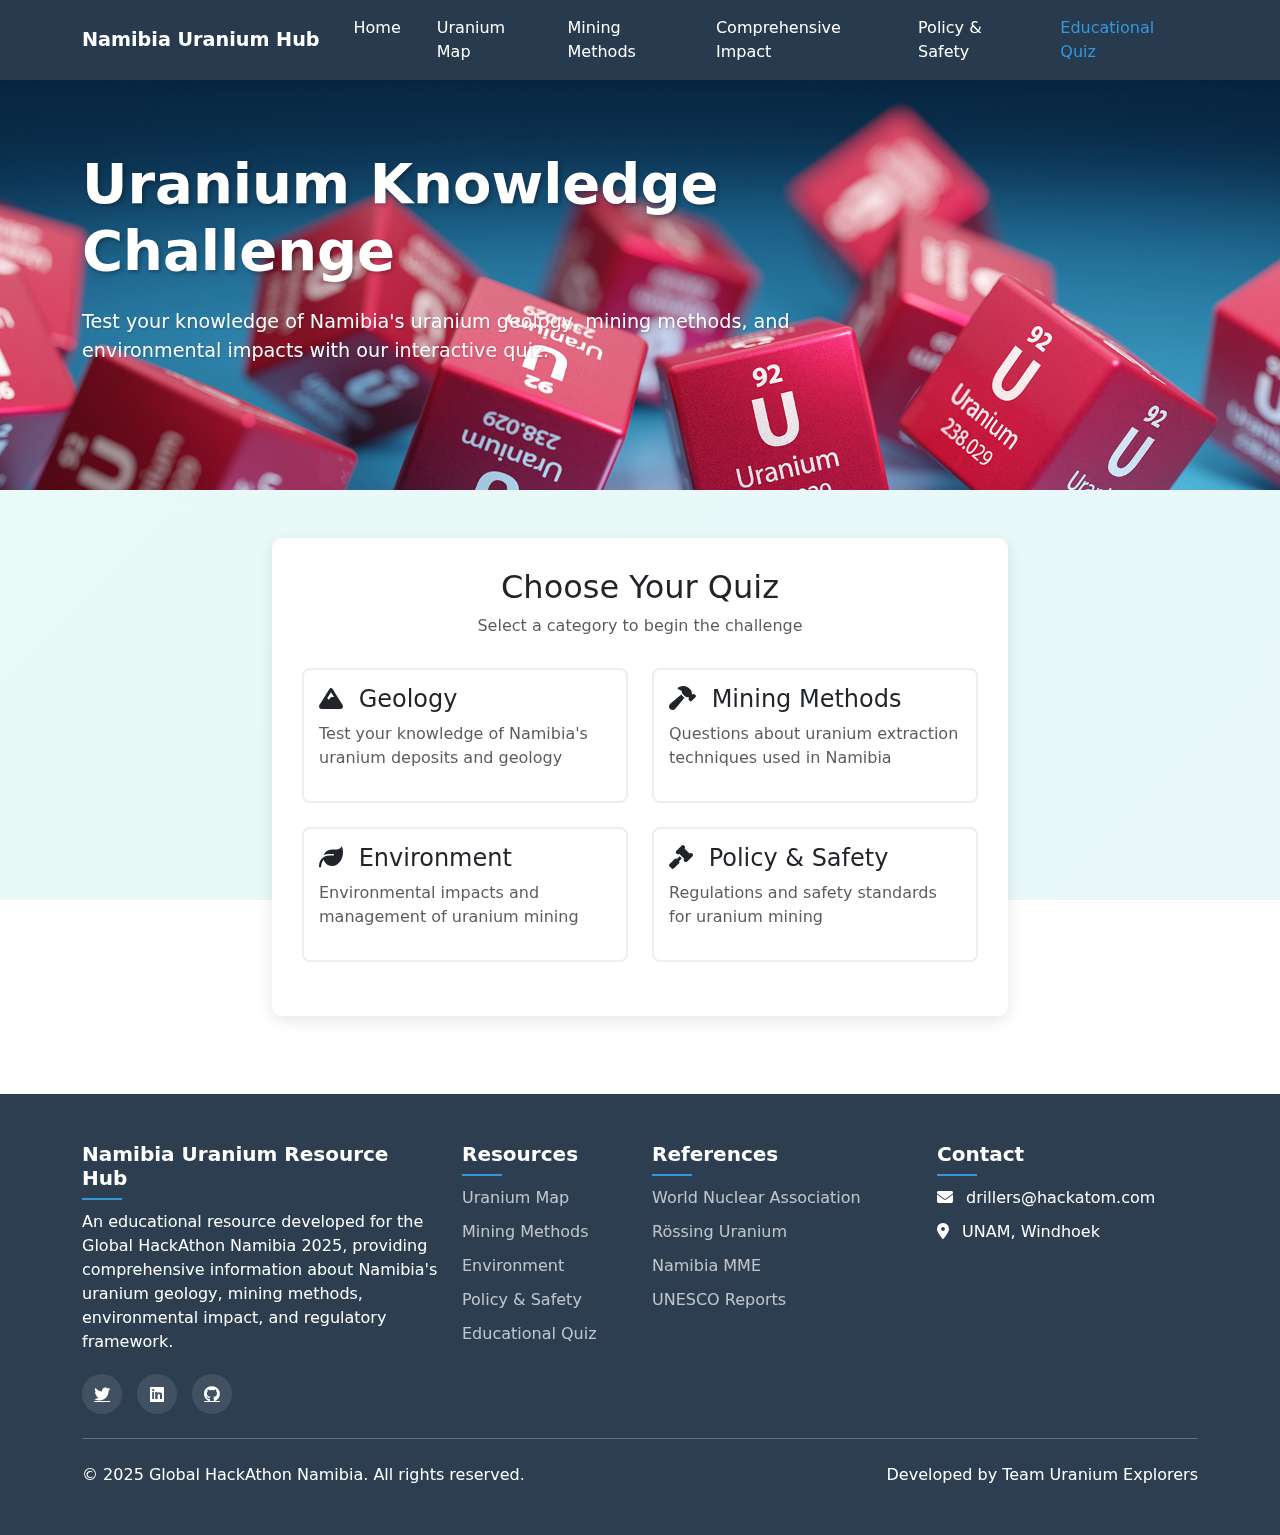
<file: quiz.html>
<!DOCTYPE html>
<html lang="en">
  <head>
    <meta charset="UTF-8" />
    <meta name="viewport" content="width=device-width, initial-scale=1.0" />
    <title>Educational Quiz | Namibia Uranium Hub</title>
    <link href="css/style.css" rel="stylesheet" />
    <link href="css/animations.css" rel="stylesheet" />
    <link
      rel="stylesheet"
      href="https://cdnjs.cloudflare.com/ajax/libs/font-awesome/6.4.0/css/all.min.css"
    />
    <link
      href="https://cdn.jsdelivr.net/npm/bootstrap@5.3.0/dist/css/bootstrap.min.css"
      rel="stylesheet"
    />
    <style>
      .quiz-container {
        background-color: white;
        border-radius: 10px;
        box-shadow: 0 5px 15px rgba(0, 0, 0, 0.1);
        padding: 30px;
        margin-bottom: 30px;
      }
      .quiz-header {
        text-align: center;
        margin-bottom: 30px;
      }
      .quiz-progress {
        height: 10px;
        background-color: #f8f9fa;
        border-radius: 5px;
        margin-bottom: 20px;
        overflow: hidden;
      }
      .progress-bar {
        height: 100%;
        background-color: var(--secondary-color);
        width: 0%;
        transition: width 0.3s ease;
      }
      .question-container {
        margin-bottom: 30px;
        animation: fadeIn 0.5s ease-in;
      }
      .question-text {
        font-size: 1.2rem;
        font-weight: 500;
        margin-bottom: 20px;
      }
      .options-container {
        display: grid;
        grid-template-columns: 1fr;
        gap: 15px;
      }
      .option-btn {
        padding: 15px;
        border: 2px solid #eee;
        border-radius: 8px;
        background-color: white;
        text-align: left;
        cursor: pointer;
        transition: all 0.3s ease;
      }
      .option-btn:hover {
        border-color: var(--secondary-color);
        background-color: rgba(52, 152, 219, 0.05);
      }
      .option-btn.selected {
        border-color: var(--secondary-color);
        background-color: rgba(52, 152, 219, 0.1);
      }
      .option-btn.correct {
        border-color: #27ae60;
        background-color: rgba(39, 174, 96, 0.1);
      }
      .option-btn.incorrect {
        border-color: #e74c3c;
        background-color: rgba(231, 76, 60, 0.1);
      }
      .feedback-container {
        padding: 15px;
        border-radius: 8px;
        margin-top: 20px;
        display: none;
      }
      .feedback-correct {
        background-color: rgba(39, 174, 96, 0.1);
        border-left: 4px solid #27ae60;
      }
      .feedback-incorrect {
        background-color: rgba(231, 76, 60, 0.1);
        border-left: 4px solid #e74c3c;
      }
      .next-btn {
        display: none;
        margin-top: 20px;
      }
      .quiz-result {
        text-align: center;
        padding: 30px;
        display: none;
      }
      .score-circle {
        width: 150px;
        height: 150px;
        border-radius: 50%;
        background-color: #f8f9fa;
        display: flex;
        align-items: center;
        justify-content: center;
        margin: 0 auto 20px;
        border: 10px solid #eee;
        position: relative;
      }
      .score-text {
        font-size: 2.5rem;
        font-weight: bold;
        color: var(--primary-color);
      }
      .score-label {
        position: absolute;
        bottom: -30px;
        left: 0;
        right: 0;
        font-size: 1rem;
        color: var(--text-light);
      }
      .quiz-restart {
        margin-top: 30px;
      }
      .quiz-timer {
        display: flex;
        align-items: center;
        justify-content: center;
        margin-bottom: 20px;
      }
      .timer-circle {
        width: 60px;
        height: 60px;
        border-radius: 50%;
        border: 5px solid var(--secondary-color);
        display: flex;
        align-items: center;
        justify-content: center;
        font-weight: bold;
        font-size: 1.2rem;
        color: var(--primary-color);
      }
      .quiz-category {
        display: inline-block;
        padding: 5px 15px;
        background-color: rgba(52, 152, 219, 0.1);
        color: var(--secondary-color);
        border-radius: 50px;
        font-size: 0.9rem;
        margin-bottom: 15px;
      }
      .difficulty {
        display: inline-block;
        padding: 5px 15px;
        background-color: rgba(155, 89, 182, 0.1);
        color: #9b59b6;
        border-radius: 50px;
        font-size: 0.9rem;
        margin-bottom: 15px;
        margin-left: 10px;
      }
      .hint-btn {
        display: inline-block;
        padding: 5px 15px;
        background-color: rgba(241, 196, 15, 0.1);
        color: #f39c12;
        border-radius: 50px;
        font-size: 0.9rem;
        margin-bottom: 15px;
        margin-left: 10px;
        cursor: pointer;
        border: none;
      }
      .hint-text {
        display: none;
        padding: 15px;
        background-color: rgba(241, 196, 15, 0.1);
        border-left: 4px solid #f39c12;
        border-radius: 0 0 8px 8px;
        margin-top: -15px;
        margin-bottom: 20px;
      }
    </style>
  </head>
  <body>
    <!-- Animated Background -->
    <div class="animated-bg"></div>

    <!-- Navigation -->
    <nav class="navbar navbar-expand-lg navbar-dark fixed-top">
      <div class="container">
        <a class="navbar-brand" href="index.html">
          <span>Namibia Uranium Hub</span>
        </a>
        <button
          class="navbar-toggler"
          type="button"
          data-bs-toggle="collapse"
          data-bs-target="#navbarNav"
        >
          <span class="navbar-toggler-icon"></span>
        </button>
        <div class="collapse navbar-collapse" id="navbarNav">
          <ul class="navbar-nav ms-auto">
            <li class="nav-item">
              <a class="nav-link" href="index.html">Home</a>
            </li>
            <li class="nav-item">
              <a class="nav-link" href="map.html">Uranium Map</a>
            </li>
            <li class="nav-item">
              <a class="nav-link" href="methods.html">Mining Methods</a>
            </li>
            <li class="nav-item">
              <a class="nav-link" href="environment.html"
                >Comprehensive Impact</a
              >
            </li>
            <li class="nav-item">
              <a class="nav-link" href="policy.html">Policy & Safety</a>
            </li>
            <li class="nav-item">
              <a class="nav-link active" href="quiz.html">Educational Quiz</a>
            </li>
          </ul>
        </div>
      </div>
    </nav>

    <!-- Hero Section -->
    <section class="hero" style=" background-image: url(images/quiz\ background.jpg)">
      <div class="container">
        <div class="row align-items-center">
          <div class="col-lg-8">
            <h1 class="display-4 fw-bold mb-4">Uranium Knowledge Challenge</h1>
            <p class="lead mb-4">
              Test your knowledge of Namibia's uranium geology, mining methods,
              and environmental impacts with our interactive quiz.
            </p>
          </div>
        </div>
      </div>
    </section>

    <!-- Quiz Section -->
    <section class="py-5">
      <div class="container">
        <div class="row justify-content-center">
          <div class="col-lg-8">
            <div class="quiz-container" id="quizContainer">
              <!-- Quiz selection screen -->
              <div class="quiz-selection" id="quizSelection">
                <div class="quiz-header">
                  <h2>Choose Your Quiz</h2>
                  <p class="text-muted">
                    Select a category to begin the challenge
                  </p>
                </div>

                <div class="row">
                  <div class="col-md-6 mb-4">
                    <div class="option-btn quiz-option" data-category="geology">
                      <h4><i class="fas fa-mountain me-2"></i> Geology</h4>
                      <p class="text-muted">
                        Test your knowledge of Namibia's uranium deposits and
                        geology
                      </p>
                    </div>
                  </div>
                  <div class="col-md-6 mb-4">
                    <div class="option-btn quiz-option" data-category="mining">
                      <h4><i class="fas fa-hammer me-2"></i> Mining Methods</h4>
                      <p class="text-muted">
                        Questions about uranium extraction techniques used in
                        Namibia
                      </p>
                    </div>
                  </div>
                  <div class="col-md-6 mb-4">
                    <div
                      class="option-btn quiz-option"
                      data-category="environment"
                    >
                      <h4><i class="fas fa-leaf me-2"></i> Environment</h4>
                      <p class="text-muted">
                        Environmental impacts and management of uranium mining
                      </p>
                    </div>
                  </div>
                  <div class="col-md-6 mb-4">
                    <div class="option-btn quiz-option" data-category="policy">
                      <h4><i class="fas fa-gavel me-2"></i> Policy & Safety</h4>
                      <p class="text-muted">
                        Regulations and safety standards for uranium mining
                      </p>
                    </div>
                  </div>
                </div>
              </div>

              <!-- Quiz in progress -->
              <div
                class="quiz-in-progress"
                id="quizInProgress"
                style="display: none"
              >
                <div class="quiz-timer">
                  <div class="timer-circle" id="timer">60</div>
                </div>

                <div class="quiz-progress">
                  <div class="progress-bar" id="progressBar"></div>
                </div>

                <div class="quiz-category" id="quizCategory">Geology</div>
                <div class="difficulty" id="quizDifficulty">Medium</div>
                <button class="hint-btn" id="hintBtn">
                  <i class="fas fa-lightbulb me-2"></i> Hint
                </button>

                <div class="hint-text" id="hintText">
                  <!-- Hint will be inserted here -->
                </div>

                <div class="question-container" id="questionContainer">
                  <div class="question-text" id="questionText">
                    Loading question...
                  </div>
                  <div class="options-container" id="optionsContainer">
                    <!-- Options will be inserted here -->
                  </div>
                </div>

                <div class="feedback-container" id="feedbackContainer">
                  <!-- Feedback will be inserted here -->
                </div>

                <button class="btn btn-primary next-btn" id="nextBtn">
                  Next Question <i class="fas fa-arrow-right ms-2"></i>
                </button>
              </div>

              <!-- Quiz results -->
              <div class="quiz-result" id="quizResult">
                <div class="score-circle">
                  <div class="score-text" id="scoreText">0%</div>
                  <div class="score-label">Your Score</div>
                </div>

                <h3 id="resultTitle">Quiz Complete!</h3>
                <p id="resultMessage">
                  You scored <span id="resultScore">0</span> out of
                  <span id="totalQuestions">0</span> correctly.
                </p>

                <div class="feedback-container" id="resultFeedback">
                  <!-- Feedback will be inserted here -->
                </div>

                <button class="btn btn-primary quiz-restart" id="restartBtn">
                  <i class="fas fa-redo me-2"></i> Take Another Quiz
                </button>
              </div>
            </div>
          </div>
        </div>
      </div>
    </section>

    <!-- Footer -->
    <footer class="footer py-5">
      <div class="container">
        <div class="row">
          <div class="col-lg-4 mb-4 mb-lg-0">
            <h5>Namibia Uranium Resource Hub</h5>
            <p>
              An educational resource developed for the Global HackAthon Namibia
              2025, providing comprehensive information about Namibia's uranium
              geology, mining methods, environmental impact, and regulatory
              framework.
            </p>
            <div class="social-links">
              <a href="#"><i class="fab fa-twitter"></i></a>
              <a href="#"><i class="fab fa-linkedin"></i></a>
              <a href="#"><i class="fab fa-github"></i></a>
            </div>
          </div>
          <div class="col-lg-2 col-md-6 mb-4 mb-md-0">
            <h5>Resources</h5>
            <ul class="footer-links">
              <li><a href="map.html">Uranium Map</a></li>
              <li><a href="methods.html">Mining Methods</a></li>
              <li><a href="environment.html">Environment</a></li>
              <li><a href="policy.html">Policy & Safety</a></li>
              <li><a href="quiz.html">Educational Quiz</a></li>
            </ul>
          </div>
          <div class="col-lg-3 col-md-6 mb-4 mb-md-0">
            <h5>References</h5>
            <ul class="footer-links">
              <li>
                <a href="https://world-nuclear.org" target="_blank"
                  >World Nuclear Association</a
                >
              </li>
              <li>
                <a href="https://www.rossing.com" target="_blank"
                  >Rössing Uranium</a
                >
              </li>
              <li>
                <a href="https://www.mme.gov.na" target="_blank">Namibia MME</a>
              </li>
              <li>
                <a href="https://www.unesco.org" target="_blank"
                  >UNESCO Reports</a
                >
              </li>
            </ul>
          </div>
          <div class="col-lg-3 col-md-6">
            <h5>Contact</h5>
            <ul class="footer-links">
              <li>
                <i class="fas fa-envelope me-2"></i>
                drillers@hackatom.com
              </li>
              <li>
                <i class="fas fa-map-marker-alt me-2"></i> UNAM, Windhoek
              </li>
            </ul>
          </div>
        </div>
        <hr class="mt-4 mb-4" />
        <div class="row">
          <div class="col-md-6 text-center text-md-start">
            <p class="mb-0">
              &copy; 2025 Global HackAthon Namibia. All rights reserved.
            </p>
          </div>
          <div class="col-md-6 text-center text-md-end">
            <p class="mb-0">Developed by Team Uranium Explorers</p>
          </div>
        </div>
      </div>
    </footer>

    <script src="https://cdn.jsdelivr.net/npm/bootstrap@5.3.0/dist/js/bootstrap.bundle.min.js"></script>
    <script src="js/quiz.js"></script>
  </body>
</html>
</file>
<file: css/style.css>
:root {
  --primary-color: #2c3e50;
  --secondary-color: #3498db;
  --accent-color: #e74c3c;
  --light-color: #ecf0f1;
  --dark-color: #2c3e50;
  --text-color: #333;
  --text-light: #7f8c8d;
  --success-color: #27ae60;
  --warning-color: #f39c12;
  --info-color: #2980b9;
}

body {
  font-family: "Segoe UI", Tahoma, Geneva, Verdana, sans-serif;
  color: var(--text-color);
  overflow-x: hidden;
  position: relative;
  background-color: #f8f9fa;
}

/* Animated Background */
.animated-bg {
  position: fixed;
  top: 0;
  left: 0;
  width: 100%;
  height: 100%;
  background: linear-gradient(-45deg, #ee7752, #e73c7e, #23a6d5, #23d5ab);
  background-size: 400% 400%;
  animation: gradientBG 15s ease infinite;
  z-index: -1;
  opacity: 0.1;
}

@keyframes gradientBG {
  0% {
    background-position: 0% 50%;
  }
  50% {
    background-position: 100% 50%;
  }
  100% {
    background-position: 0% 50%;
  }
}

/* Navigation */
.navbar {
  background-color: rgba(44, 62, 80, 0.9);
  backdrop-filter: blur(10px);
  box-shadow: 0 2px 10px rgba(0, 0, 0, 0.1);
  transition: all 0.3s ease;
  padding: 15px 0;
}

.navbar.scrolled {
  padding: 10px 0;
  background-color: rgba(44, 62, 80, 0.95);
}

.navbar-brand {
  display: flex;
  align-items: center;
  font-weight: 700;
  color: white;
}

.navbar-brand img {
  margin-right: 10px;
}

.navbar-brand span {
  font-size: 1.2rem;
}

.nav-link {
  color: white !important;
  font-weight: 500;
  margin: 0 10px;
  position: relative;
  transition: all 0.3s ease;
}

.nav-link:hover {
  color: var(--secondary-color) !important;
}

.nav-link::after {
  content: "";
  position: absolute;
  bottom: 0;
  left: 0;
  width: 0;
  height: 2px;
  background-color: var(--secondary-color);
  transition: width 0.3s ease;
}

.nav-link.active {
  color: var(--secondary-color) !important;
}

.nav-link.active::after {
  display: none;
}

/* Hero Section */
.hero {
  padding: 150px 0 100px;
  color: white;
  position: relative;
  overflow: hidden;
  background: linear-gradient(rgba(44, 62, 80, 0.8), rgba(44, 62, 80, 0.6)),
    url("../images/namibia-landscape.jpg") no-repeat center center;
  background-size: cover;
}


.hero h1 {
  font-weight: 800;
  margin-bottom: 20px;
  text-shadow: 2px 2px 4px rgba(0, 0, 0, 0.3);
}

.hero p {
  font-size: 1.2rem;
  margin-bottom: 30px;
  text-shadow: 1px 1px 2px rgba(0, 0, 0, 0.2);
}

.floating-globe {
  position: relative;
  animation: float 6s ease-in-out infinite;
}

.floating-globe img {
  max-width: 100%;
  filter: drop-shadow(0 10px 20px rgba(0, 0, 0, 0.3));
}

.pulse-dot {
  position: absolute;
  width: 12px;
  height: 12px;
  background-color: var(--accent-color);
  border-radius: 50%;
  animation: pulse 2s infinite;
}

@keyframes float {
  0% {
    transform: translateY(0px);
  }
  50% {
    transform: translateY(-20px);
  }
  100% {
    transform: translateY(0px);
  }
}

@keyframes pulse {
  0% {
    transform: scale(0.95);
    box-shadow: 0 0 0 0 rgba(231, 76, 60, 0.7);
  }
  70% {
    transform: scale(1);
    box-shadow: 0 0 0 10px rgba(231, 76, 60, 0);
  }
  100% {
    transform: scale(0.95);
    box-shadow: 0 0 0 0 rgba(231, 76, 60, 0);
  }
}

/* Features Section */
.features {
  background-color: white;
  position: relative;
  z-index: 1;
}

.features h2 {
  color: var(--primary-color);
  font-weight: 700;
  position: relative;
  display: inline-block;
}

.features h2::after {
  content: "";
  position: absolute;
  bottom: -10px;
  left: 0;
  width: 50%;
  height: 3px;
  background-color: var(--secondary-color);
}

.feature-card {
  border: none;
  border-radius: 10px;
  overflow: hidden;
  box-shadow: 0 5px 15px rgba(0, 0, 0, 0.05);
  transition: all 0.3s ease;
  background-color: white;
}

.feature-card:hover {
  transform: translateY(-10px);
  box-shadow: 0 15px 30px rgba(0, 0, 0, 0.1);
}

.icon-wrapper {
  width: 60px;
  height: 60px;
  background-color: rgba(52, 152, 219, 0.1);
  border-radius: 50%;
  display: flex;
  align-items: center;
  justify-content: center;
  margin: 0 auto;
  color: var(--secondary-color);
  font-size: 24px;
  transition: all 0.3s ease;
}

.feature-card:hover .icon-wrapper {
  background-color: var(--secondary-color);
  color: white;
  transform: rotate(15deg) scale(1.1);
}

/* Stats Section */
.stats {
  position: relative;
  overflow: hidden;
}

.chart-container {
  position: relative;
  height: 400px;
  width: 100%;
}

.facts-wrapper {
  display: grid;
  grid-template-columns: repeat(2, 1fr);
  gap: 20px;
}

.fact-item {
  background-color: white;
  border-radius: 10px;
  padding: 20px;
  text-align: center;
  box-shadow: 0 5px 15px rgba(0, 0, 0, 0.05);
  transition: all 0.3s ease;
}

.fact-item:hover {
  transform: translateY(-5px);
  box-shadow: 0 10px 20px rgba(0, 0, 0, 0.1);
}

.fact-number {
  font-size: 2.5rem;
  font-weight: 700;
  color: var(--secondary-color);
  margin-bottom: 10px;
}

.fact-label {
  font-size: 1rem;
  color: var(--text-light);
}

/* About Section */
.about {
  background-color: white;
}

.about-image {
  position: relative;
  overflow: hidden;
  border-radius: 10px;
  box-shadow: 0 10px 30px rgba(0, 0, 0, 0.1);
}

.about-image img {
  transition: transform 0.5s ease;
}

.about-image:hover img {
  transform: scale(1.05);
}

.image-caption {
  position: absolute;
  bottom: 0;
  left: 0;
  width: 100%;
  padding: 10px 15px;
  background-color: rgba(0, 0, 0, 0.7);
  color: white;
  font-size: 0.9rem;
}

.styled-list {
  list-style-type: none;
  padding-left: 0;
}

.styled-list li {
  position: relative;
  padding-left: 25px;
  margin-bottom: 10px;
}

.styled-list li::before {
  content: "•";
  position: absolute;
  left: 0;
  color: var(--secondary-color);
  font-size: 1.5rem;
  line-height: 1;
}

/* Footer */
.footer {
  background-color: var(--primary-color);
  color: white;
}

.footer h5 {
  font-weight: 600;
  margin-bottom: 20px;
  position: relative;
}

.footer h5::after {
  content: "";
  position: absolute;
  bottom: -10px;
  left: 0;
  width: 40px;
  height: 2px;
  background-color: var(--secondary-color);
}

.footer-links {
  list-style: none;
  padding-left: 0;
}

.footer-links li {
  margin-bottom: 10px;
}

.footer-links a {
  color: rgba(255, 255, 255, 0.7);
  text-decoration: none;
  transition: all 0.3s ease;
}

.footer-links a:hover {
  color: white;
  padding-left: 5px;
}

.social-links {
  display: flex;
  gap: 15px;
  margin-top: 20px;
}

.social-links a {
  display: flex;
  align-items: center;
  justify-content: center;
  width: 40px;
  height: 40px;
  background-color: rgba(255, 255, 255, 0.1);
  border-radius: 50%;
  color: white;
  transition: all 0.3s ease;
}

.social-links a:hover {
  background-color: var(--secondary-color);
  transform: translateY(-3px);
}

/* Responsive Adjustments */
@media (max-width: 992px) {
  .hero {
    padding: 120px 0 80px;
  }

  .hero h1 {
    font-size: 2.5rem;
  }
}

@media (max-width: 768px) {
  .hero {
    padding: 100px 0 60px;
    text-align: center;
  }

  .hero h1 {
    font-size: 2rem;
  }

  .facts-wrapper {
    grid-template-columns: 1fr;
  }
}

@media (max-width: 576px) {
  .hero {
    padding: 80px 0 40px;
  }

  .hero h1 {
    font-size: 1.8rem;
  }
}
</file>
<file: css/animations.css>
/* Fade-in Animation */
@keyframes fadeIn {
    from { opacity: 0; }
    to { opacity: 1; }
}

.fade-in {
    animation: fadeIn 1s ease-in;
}

/* Slide-in Animations */
@keyframes slideInLeft {
    from { transform: translateX(-50px); opacity: 0; }
    to { transform: translateX(0); opacity: 1; }
}

.slide-in-left {
    animation: slideInLeft 0.8s ease-out;
}

@keyframes slideInRight {
    from { transform: translateX(50px); opacity: 0; }
    to { transform: translateX(0); opacity: 1; }
}

.slide-in-right {
    animation: slideInRight 0.8s ease-out;
}

@keyframes slideInUp {
    from { transform: translateY(50px); opacity: 0; }
    to { transform: translateY(0); opacity: 1; }
}

.slide-in-up {
    animation: slideInUp 0.8s ease-out;
}

/* Bounce Animation */
@keyframes bounce {
    0%, 20%, 50%, 80%, 100% { transform: translateY(0); }
    40% { transform: translateY(-20px); }
    60% { transform: translateY(-10px); }
}

.bounce {
    animation: bounce 1s;
}

/* Pulse Animation */
@keyframes pulse {
    0% { transform: scale(1); }
    50% { transform: scale(1.05); }
    100% { transform: scale(1); }
}

.pulse {
    animation: pulse 2s infinite;
}

/* Rotate Animation */
@keyframes rotate {
    from { transform: rotate(0deg); }
    to { transform: rotate(360deg); }
}

.rotate {
    animation: rotate 10s linear infinite;
}

/* Floating Animation */
@keyframes floating {
    0% { transform: translateY(0px); }
    50% { transform: translateY(-15px); }
    100% { transform: translateY(0px); }
}

.floating {
    animation: floating 3s ease-in-out infinite;
}

/* Shake Animation */
@keyframes shake {
    0% { transform: translateX(0); }
    25% { transform: translateX(-5px); }
    50% { transform: translateX(5px); }
    75% { transform: translateX(-5px); }
    100% { transform: translateX(0); }
}

.shake {
    animation: shake 0.5s;
}

/* Scale-in Animation */
@keyframes scaleIn {
    from { transform: scale(0.5); opacity: 0; }
    to { transform: scale(1); opacity: 1; }
}

.scale-in {
    animation: scaleIn 0.5s ease-out;
}

/* Animation Delays */
.delay-1 { animation-delay: 0.2s; }
.delay-2 { animation-delay: 0.4s; }
.delay-3 { animation-delay: 0.6s; }
.delay-4 { animation-delay: 0.8s; }
.delay-5 { animation-delay: 1s; }

/* Hover Animations */
.hover-grow {
    transition: transform 0.3s ease;
}

.hover-grow:hover {
    transform: scale(1.05);
}

.hover-rotate {
    transition: transform 0.3s ease;
}

.hover-rotate:hover {
    transform: rotate(5deg);
}

.hover-shadow {
    transition: box-shadow 0.3s ease;
}

.hover-shadow:hover {
    box-shadow: 0 10px 20px rgba(0, 0, 0, 0.1) !important;
}

/* Scroll Animation Classes */
[data-animate] {
    opacity: 0;
    transition: all 0.8s ease;
}

[data-animate="fadeIn"] {
    opacity: 0;
}

[data-animate="fadeIn"].animated {
    opacity: 1;
}

[data-animate="slideLeft"] {
    opacity: 0;
    transform: translateX(-50px);
}

[data-animate="slideLeft"].animated {
    opacity: 1;
    transform: translateX(0);
}

[data-animate="slideRight"] {
    opacity: 0;
    transform: translateX(50px);
}

[data-animate="slideRight"].animated {
    opacity: 1;
    transform: translateX(0);
}

[data-animate="slideUp"] {
    opacity: 0;
    transform: translateY(50px);
}

[data-animate="slideUp"].animated {
    opacity: 1;
    transform: translateY(0);
}

[data-animate="zoomIn"] {
    opacity: 0;
    transform: scale(0.8);
}

[data-animate="zoomIn"].animated {
    opacity: 1;
    transform: scale(1);
}
</file>
